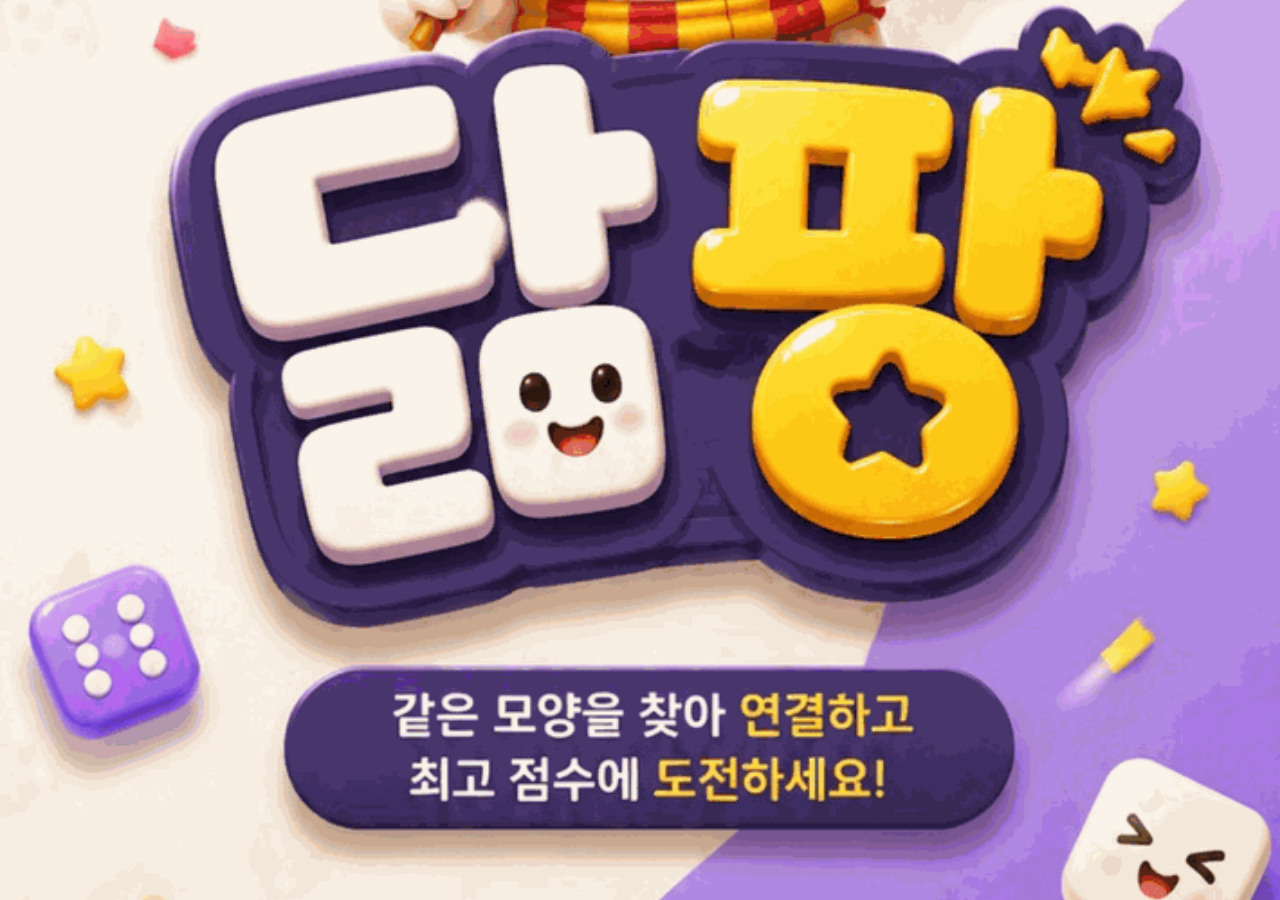
<file: index.html>
<!DOCTYPE html>
<html lang="ko">
<head>
<meta charset="UTF-8">
<meta name="viewport" content="width=device-width, initial-scale=1.0, maximum-scale=1.0, user-scalable=no">
<title>닮팡</title>
<link rel="stylesheet" href="style.css">
<link rel="stylesheet" href="board-premium.css">
<link rel="manifest" href="manifest.json">
<link rel="icon" type="image/png" sizes="32x32" href="assets/images/favicon-32.png">
<link rel="icon" type="image/png" sizes="192x192" href="assets/images/icon-192.png">
<link rel="apple-touch-icon" href="assets/images/apple-touch-icon.png">
<meta name="theme-color" content="#1469e5">


<style id="dpMissionCardStyle">
/* V105 compact HUD: a single score line, functioning bar + optional mission below */
.statsRow{display:flex!important;gap:6px!important;align-items:stretch!important;height:82px!important;min-height:82px!important;margin:2px 7px 8px!important;flex:0 0 auto!important}
.statsRow .stageBadgeMini,.statsRow .targetCard,.statsRow .movesBadge{box-sizing:border-box!important;height:100%!important;min-height:0!important}
.statsRow .stageBadgeMini{order:0!important;display:flex!important;flex:0 0 69px!important;min-width:69px!important;flex-direction:column!important;align-items:center!important;justify-content:center!important;gap:4px!important;padding:5px 3px!important;border-radius:16px!important;border:2px solid #dcb273!important;background:linear-gradient(#ca924a,#95541f)!important;color:#fff!important}
.statsRow .stageBadgeMini br{display:none!important}
.statsRow .stageBadgeMini #stageBadgeLbl{font-size:11px!important;line-height:13px!important;font-weight:900!important}
.statsRow .stageBadgeMini #stageNum{font-size:25px!important;line-height:27px!important;font-weight:900!important}
.statsRow .targetCard{order:1!important;flex:1 1 0!important;min-width:0!important;display:grid!important;grid-template-columns:auto minmax(0,1fr)!important;grid-template-rows:28px 11px 22px!important;gap:2px 5px!important;align-content:center!important;align-items:center!important;justify-items:stretch!important;padding:5px 7px!important;overflow:hidden!important;border:2px solid #d7c29d!important;border-radius:17px!important;position:relative!important;text-align:center!important;background:linear-gradient(#faf5ea,#f3e9d8)!important}
.statsRow .targetCard #targetBadgeLbl{grid-column:1!important;grid-row:1!important;position:static!important;inset:auto!important;transform:none!important;margin:0!important;padding:0!important;border:0!important;background:none!important;box-shadow:none!important;color:#79532e!important;font-size:clamp(11px,3vw,13px)!important;line-height:1.2!important;font-weight:900!important;white-space:nowrap!important;justify-self:end!important}
.statsRow .targetCard #targetVal{grid-column:2!important;grid-row:1!important;margin:0!important;padding:0!important;color:#20436d!important;font-size:clamp(21px,6vw,27px)!important;line-height:28px!important;font-weight:900!important;white-space:nowrap!important;justify-self:start!important}
.statsRow .targetCard .barTrack{grid-column:1 / -1!important;grid-row:2!important;position:relative!important;inset:auto!important;margin:0 7px!important;width:calc(100% - 14px)!important;height:11px!important;background:#e5d8c0!important;border-radius:999px!important;box-shadow:inset 0 1px 2px #775c4433!important}
.statsRow .targetCard .barFill{height:100%!important;border-radius:999px!important;background:linear-gradient(90deg,#ffb52d,#ffda65)!important;transition:width .3s ease!important}
.statsRow .targetCard .barStar{position:absolute!important;top:50%!important;transform:translate(-50%,-50%)!important;font-size:16px!important;line-height:1!important;z-index:2!important;transition:left .3s ease!important}
.statsRow .targetCard #dpV42Mission.dpMissionInCard{grid-column:1 / -1!important;grid-row:3!important;position:static!important;inset:auto!important;transform:none!important;width:100%!important;height:22px!important;min-height:22px!important;max-height:22px!important;min-width:0!important;margin:0!important;padding:0 4px!important;box-sizing:border-box!important;display:flex!important;align-items:center!important;justify-content:center!important;gap:3px!important;border:1px solid #d6b477!important;border-radius:9px!important;background:linear-gradient(#fffaf0,#ffedcf)!important;font-size:clamp(9px,2.5vw,11px)!important;color:#734a25!important;font-weight:800!important;line-height:19px!important;pointer-events:none!important}
.statsRow .targetCard #dpV42Mission[hidden]{display:flex!important;visibility:hidden!important}
.statsRow .targetCard #dpV42Mission .dpMissionLabel{min-width:0!important;overflow:hidden!important;text-overflow:ellipsis!important;white-space:nowrap!important}
.statsRow .targetCard #dpV42Mission .dpMissionCount{flex:0 0 auto!important;white-space:nowrap!important;font-size:10px!important;padding:0 3px!important;border-radius:5px!important;background:#ffffffb5!important;color:#855025!important}
.statsRow .movesBadge{order:2!important;flex:0 0 78px!important;min-width:78px!important;display:flex!important;flex-direction:column!important;align-items:center!important;justify-content:center!important;gap:3px!important;padding:5px 3px!important;border-radius:16px!important;border:2px solid #d7c29d!important;background:linear-gradient(#faf5ea,#f3e9d8)!important}
.statsRow .movesBadge .lbl{order:-1!important;margin:0!important;font-size:11px!important;line-height:13px!important;font-weight:900!important;color:#775332!important;white-space:nowrap!important}
.statsRow .movesBadge .circle{flex:0 0 39px!important;min-height:39px!important;width:39px!important;height:39px!important;border:2px solid #ffffffa8!important;border-radius:50%!important;color:#fff!important;font-size:21px!important;font-weight:900!important;background:linear-gradient(#5db4fe,#267ad6)!important}
.statsRow #movesStars,.statsRow #movesScoreEcho{display:none!important}
@media(max-width:380px){.statsRow{gap:4px!important;margin-left:5px!important;margin-right:5px!important}.statsRow .stageBadgeMini{flex-basis:58px!important;min-width:58px!important}.statsRow .movesBadge{flex-basis:67px!important;min-width:67px!important}.statsRow .targetCard{padding:4px 4px!important;column-gap:3px!important}.statsRow .targetCard #targetVal{font-size:23px!important}}
/* Five full-size controls: distribute available horizontal space instead of shrinking assets */
#mainScreen .powerRow{display:flex!important;justify-content:center!important;align-items:center!important;gap:clamp(2px,.7vw,5px)!important;padding:0 2px!important;box-sizing:border-box!important;min-width:0!important}
#mainScreen .powerRow .powerBtn{box-sizing:border-box!important;flex:0 0 min(18vw,76px)!important;width:min(18vw,76px)!important;min-width:0!important;max-width:76px!important;height:min(18vw,76px)!important;min-height:0!important;aspect-ratio:1!important}
#mainScreen .powerRow .powerBtn>img{width:100%!important;height:100%!important;object-fit:contain!important}
#mainScreen #btnHint{position:relative!important;display:flex!important;align-items:center!important;justify-content:center!important;overflow:visible!important;cursor:pointer!important;border:0!important;border-radius:0!important;background:transparent!important;box-shadow:none!important;padding:0!important}
#mainScreen #btnHint .dpHintIcon{width:100%!important;height:100%!important;object-fit:fill!important;display:block!important;margin:0!important;padding:0!important;border:0!important;border-radius:0!important;box-shadow:none!important;mix-blend-mode:normal!important}
#mainScreen #btnHint .dpHintPrice{font-size:10px!important;letter-spacing:-.5px!important;white-space:nowrap!important}
@media(max-width:340px){#mainScreen .powerRow .powerBtn{flex-basis:18vw!important;width:18vw!important;height:18vw!important}}
.dpExchangePanel{margin:13px 12px 0;padding:12px;border:2px solid #ead2a0;border-radius:18px;background:linear-gradient(155deg,#fffdf4,#fff0ce);box-shadow:inset 0 2px #fff,0 3px 7px #76582812}
.dpExchangeTitle{display:flex;align-items:center;gap:5px;color:#775026;font-size:15px}
.dpExchangeTitle img{width:24px;height:24px;object-fit:contain}
.dpExchangeTitle span{margin-left:auto;font-weight:800;font-size:12px;color:#946c32}
.dpExchangeRow{display:flex;align-items:center;justify-content:space-between;gap:8px;margin-top:10px}
.dpExchangeText{display:flex;flex-direction:column;gap:4px;color:#815322}
.dpExchangeText strong{font-size:19px}
.dpExchangeText small{font-size:11px;color:#967750}
.dpExchangeButton{border:1px solid #d5a23d;background:linear-gradient(#ffde77,#f3b539);color:#785018;border-radius:13px;padding:12px 16px;font-weight:900;font-size:15px;box-shadow:0 3px 0 #ba8521;cursor:pointer}
.dpExchangeButton:active{transform:translateY(2px);box-shadow:0 1px 0 #ba8521}
/* V118: move only the coin + affordance slightly right, without changing HUD layout */
.topbar #coinPlus{position:relative!important;left:4px!important;z-index:2!important;cursor:pointer!important;touch-action:manipulation!important}
</style>
<style id="dpStarShopRefinement">
/* V84 — Star-only shop: one cohesive layout, no version-stacked rules */
#shopPage .achieveFrame{padding-top:29px!important;overflow-y:auto!important;overscroll-behavior:contain;scrollbar-width:none}
#shopPage .achieveFrame::-webkit-scrollbar{display:none}
#shopPage #starShopSection{display:block!important}
#shopPage .shopIntro{display:flex!important;align-items:center!important;justify-content:space-between!important;gap:12px!important;margin:3px 12px 14px!important;padding:15px 17px!important;border:2px solid #e8c884!important;border-radius:20px!important;background:linear-gradient(120deg,#fff9e7,#ffefbc)!important;box-shadow:inset 0 2px #fff,0 4px 9px #97732e16!important}
#shopPage .shopIntro strong{display:block;font-size:18px!important;line-height:1.25!important;color:#744719!important;font-weight:900!important}
#shopPage .shopIntro span{display:block;font-size:11px!important;line-height:1.35!important;margin-top:6px!important;color:#977348!important}
#shopPage .starBalance{flex:0 0 auto;display:flex;flex-direction:column;align-items:center;justify-content:center;min-width:78px;padding:7px 10px;border-radius:14px;border:1px solid #dfb459;background:linear-gradient(#fffdf4,#ffe7a2);box-shadow:0 3px 5px #9b743621}
#shopPage .starBalance .balanceLabel{font-size:10px!important;line-height:1.15!important;color:#957044!important;margin:0!important;font-weight:800!important}
#shopPage .starBalance .balanceValue{display:flex;align-items:center;gap:5px;font-size:21px;font-weight:900;color:#9a5b0d;font-variant-numeric:tabular-nums}
#shopPage .starBalance img{width:23px;height:23px;object-fit:contain}
#shopPage #starShopSection .shopList{display:grid!important;grid-template-columns:minmax(0,1fr)!important;gap:12px!important;margin:0 12px!important;padding:0!important;align-content:start!important}
#shopPage #starShopSection .shopRow.star{box-sizing:border-box;display:grid!important;grid-template-columns:65px minmax(0,1fr) 85px!important;gap:11px!important;align-items:center!important;min-height:93px!important;height:auto!important;margin:0!important;padding:11px 12px!important;border-radius:20px!important;border:2px solid #ead2a0!important;background:linear-gradient(160deg,#fffefa,#fff2d9)!important;box-shadow:inset 0 2px 0 #ffffffd6,0 3px 7px #76582813!important;opacity:1!important}
#shopPage #starShopSection .shopRow.star .shopIcon{display:flex!important;align-items:center!important;justify-content:center!important;width:62px!important;height:62px!important;min-width:62px!important;margin:0!important;padding:0!important;border-radius:15px!important;border:2px solid #fff!important;background:linear-gradient(#ecfaff,#c2e8ff)!important;box-shadow:0 3px 7px #45628825!important}
#shopPage #starShopSection .shopRow.star .shopIcon img{display:block!important;width:59px!important;height:59px!important;max-height:59px!important;max-width:59px!important;object-fit:contain!important}
#shopPage #starShopSection .shopRow.star .shopBody{min-width:0!important;display:flex!important;flex-direction:column!important;gap:6px!important;justify-content:center!important}
#shopPage #starShopSection .shopRow.star .sTitle{font-size:18px!important;line-height:1.1!important;font-weight:900!important;color:#275184!important}
#shopPage #starShopSection .shopRow.star .sDesc{font-size:11px!important;line-height:1.4!important;color:#8a7963!important;white-space:normal!important}
#shopPage #starShopSection .shopRow.star .shopBuyBtn.star{box-sizing:border-box!important;display:flex!important;flex-direction:column!important;align-items:center!important;justify-content:center!important;gap:1px!important;width:85px!important;min-width:85px!important;height:52px!important;margin:0!important;padding:4px!important;border:1px solid #e6af3e!important;border-radius:16px!important;background:linear-gradient(#ffe17d,#f3b632)!important;box-shadow:0 4px 0 #ba8521!important;color:#8a5408!important;font-size:19px!important;font-weight:900!important;white-space:nowrap!important;cursor:pointer!important}
#shopPage #starShopSection .shopRow.star .shopBuyBtn.star .priceLine{display:flex;align-items:center;justify-content:center;gap:4px;line-height:1}
#shopPage #starShopSection .shopRow.star .shopBuyBtn.star .priceLine img{width:20px;height:20px;object-fit:contain}
#shopPage #starShopSection .shopRow.star .shopBuyBtn.star .purchaseHint{font-size:9px;font-weight:900;line-height:1.1}
#shopPage #starShopSection .shopRow.star.disabled{opacity:1!important}
#shopPage #starShopSection .shopRow.star .shopBuyBtn.star[data-insufficient="true"],
#shopPage #starShopSection .shopRow.star .shopBuyBtn.star:disabled{cursor:not-allowed!important;background:linear-gradient(#eee5d3,#d9cab1)!important;border-color:#c9b99b!important;box-shadow:0 3px 0 #b7a991!important;color:#7a6b53!important;opacity:1!important}
#shopPage #starShopSection .shopRow.star .shopBuyBtn.star[data-insufficient="true"]{cursor:pointer!important}
#shopPage #starShopSection .shopRow.star .shopBuyBtn.star:not(:disabled):active{transform:translateY(2px)!important;box-shadow:0 2px 0 #ba8521!important}
#shopPage .shopEarnPanel{display:flex;align-items:center;gap:10px;margin:19px 12px 0;padding:13px 12px;border:1.5px solid #e8d3a4;border-radius:18px;background:linear-gradient(#fffdf6,#fff3d8);box-shadow:inset 0 1px #fff}
#shopPage .shopEarnIcon{flex:0 0 40px;display:flex;align-items:center;justify-content:center}
#shopPage .shopEarnIcon img{width:34px;height:34px;object-fit:contain;filter:drop-shadow(0 2px 1px #aa792b40)}
#shopPage .shopEarnCopy{flex:1;min-width:0;display:flex;flex-direction:column;gap:4px}
#shopPage .shopEarnCopy strong{font-size:13px;font-weight:900;color:#745124}
#shopPage .shopEarnCopy span{font-size:10px;line-height:1.4;color:#8f795b}
#shopPage .shopEarnPlay{flex:0 0 auto;border:1px solid #c89637;background:linear-gradient(#ffdc79,#f6b83b);box-shadow:0 3px 0 #b88b36;color:#745021;font-weight:900;font-size:12px;padding:10px 11px;border-radius:12px;cursor:pointer}
#shopPage .shopEarnPlay:active{transform:translateY(2px);box-shadow:0 1px 0 #b88b36}
#shopPage .starShopHelp{margin:12px 12px 24px!important;padding:0!important;text-align:center!important;font-size:10px!important;color:#947f61!important;border:0!important;background:none!important}
@media(max-width:380px){
 #shopPage .shopIntro{padding:12px 10px!important;margin:3px 8px 12px!important;gap:7px!important}
 #shopPage .shopIntro strong{font-size:16px!important}
 #shopPage .shopIntro span{font-size:10px!important}
 #shopPage .starBalance{min-width:66px;padding:6px 7px!important}
 #shopPage #starShopSection .shopList{margin:0 8px!important;gap:10px!important}
 #shopPage #starShopSection .shopRow.star{grid-template-columns:52px minmax(0,1fr) 70px!important;gap:7px!important;padding:9px!important;min-height:82px!important;border-radius:17px!important}
 #shopPage #starShopSection .shopRow.star .shopIcon{width:50px!important;height:50px!important;min-width:50px!important}
 #shopPage #starShopSection .shopRow.star .shopIcon img{width:48px!important;height:48px!important}
 #shopPage #starShopSection .shopRow.star .shopBuyBtn.star{width:70px!important;min-width:70px!important;height:48px!important;font-size:17px!important}
 #shopPage #starShopSection .shopRow.star .sTitle{font-size:15px!important}
 #shopPage .shopEarnPanel{margin:14px 8px 0;padding:10px 8px;gap:6px}
 #shopPage .shopEarnIcon{flex-basis:29px}
 #shopPage .shopEarnIcon img{width:27px;height:27px}
 #shopPage .shopEarnCopy strong{font-size:11px}
 #shopPage .shopEarnCopy span{font-size:9px}
 #shopPage .shopEarnPlay{font-size:11px;padding:8px 6px}
}

/* V115: 5 compact coin-shop items, preserve approved skin */
#shopPage #starShopSection .shopList{gap:9px!important}
#shopPage #starShopSection .shopRow.star{min-height:78px!important;padding:7px 11px!important}
#shopPage #starShopSection .shopRow.star .shopIcon{width:57px!important;height:57px!important;min-width:57px!important}
#shopPage #starShopSection .shopRow.star .shopIcon img{width:54px!important;height:54px!important}
#shopPage .shopEarnPanel{margin-top:12px!important;padding:10px 12px!important}

/* Shop purchase confirmation: self-contained, game-style modal */
.dpPurchaseBackdrop{position:fixed;inset:0;z-index:99999;background:rgba(13,25,48,.68);display:flex;align-items:center;justify-content:center;padding:16px;box-sizing:border-box}
.dpPurchaseBackdrop[hidden]{display:none!important}
.dpPurchaseDialog{position:relative;width:min(100%,390px);box-sizing:border-box;border:5px solid #edae37;border-radius:36px;background:linear-gradient(#fffaf0,#fff1d5);box-shadow:0 7px 0 #bf7d22,inset 0 0 0 3px #ffe6aa,0 22px 40px #091b38aa;padding:51px 17px 20px;text-align:center;color:#654024;font-family:inherit}
.dpPurchaseTitle{position:absolute;top:-31px;left:18%;right:18%;height:59px;border:3px solid #f1a82f;border-radius:25px;background:linear-gradient(#ffe893,#ffc447 55%,#f7aa24);box-shadow:inset 0 3px 2px #fff9d1,0 5px 0 #b9791f;display:flex;align-items:center;justify-content:center;color:#743407;font-size:clamp(22px,6vw,28px);font-weight:1000;text-shadow:0 1px #fff2b7;white-space:nowrap}
.dpPurchaseClose{position:absolute;right:-10px;top:-17px;border:3px solid #eaa039;border-radius:50%;width:45px;height:45px;background:linear-gradient(#ffdc77,#ff9f26);color:#fff;font-weight:1000;font-size:28px;line-height:1;cursor:pointer;text-shadow:0 2px #ac5c13}
.dpPurchaseProduct{display:flex;align-items:center;justify-content:center;gap:15px;padding:16px 10px;border-radius:25px;background:linear-gradient(#fff4dd,#fbe4bf);min-height:116px}
.dpPurchaseProduct img{width:93px;height:93px;object-fit:contain;flex:0 0 93px;filter:drop-shadow(0 3px 3px #87602d44)}
.dpPurchaseInfo{text-align:left;min-width:0}.dpPurchaseName{font-size:clamp(21px,6vw,28px);font-weight:1000;color:#12477c;white-space:nowrap}
.dpPurchaseCost{display:flex;align-items:center;gap:7px;margin-top:10px;padding:5px 12px;border-radius:16px;background:linear-gradient(#fff8e7,#f7d79a);border:1px solid #e9bc76;color:#92500d;font-size:22px;font-weight:1000;white-space:nowrap}
.dpPurchaseCost img{width:29px;height:29px;flex:0 0 29px;filter:none}
.dpPurchaseQuestion{margin:19px 3px 25px;font-size:clamp(17px,4.7vw,21px);line-height:1.5;font-weight:900;color:#80502a;word-break:keep-all}
.dpPurchaseActions{display:flex;gap:10px}.dpPurchaseActions button{flex:1;min-width:0;height:59px;border-radius:22px;font-family:inherit;font-size:23px;font-weight:1000;cursor:pointer}
.dpPurchaseCancel{border:3px solid #ca9348;background:linear-gradient(#fffdf6,#fbe3b5);color:#8b501f;box-shadow:0 5px 0 #b47c32}
.dpPurchaseAccept{border:3px solid #eaa12b;background:linear-gradient(#36c9ff,#0575ec 70%,#0959d7);color:white;text-shadow:0 2px #145ab4;box-shadow:0 5px 0 #a16a23,inset 0 2px #c0f6ff}
.dpPurchaseActions button:active{transform:translateY(3px);box-shadow:none}
.dpPurchaseActions button[hidden]{display:none!important}
.dpPurchaseActions:has(.dpPurchaseCancel[hidden]) .dpPurchaseAccept{max-width:250px;margin-inline:auto}
@media(max-width:355px){.dpPurchaseDialog{padding-left:11px;padding-right:11px}.dpPurchaseProduct{gap:8px}.dpPurchaseProduct img{width:75px;height:75px;flex-basis:75px}.dpPurchaseCost{font-size:19px}}
</style>
</head>
<body>
<div id="splashScreen">
  <img src="assets/images/splash.gif" alt="닮팡">
</div>
<div class="app">

  <div class="topbar">
    <div class="avatar"><img src="assets/images/mascot_top.png" alt="닮팡"></div>
    <div class="pill pill-heart">
      <span class="heartWrap">
        <img src="assets/images/icon_heart.png" alt="">
        <span id="heartsVal">5</span>
      </span>
      <span class="heartTimer" id="heartTimer">MAX</span>
      <span class="plus" id="heartPlus">+</span>
    </div>
    <div class="pill"><span class="ico"><img src="assets/images/icon_coin.png" alt=""></span><span id="coinsVal">0</span><span class="plus" id="coinPlus">+</span></div>
    <div class="pill"><span class="ico"><img src="assets/images/icon_star.png" alt=""></span><span id="starsVal">0</span></div>
    <div class="gearBtn" id="gearBtn"><img src="assets/images/icon_gear.png" alt="설정"></div>
  </div>

  <div class="mainScreen" id="mainScreen">
    <div class="statsRow">
      <div class="targetCard">
        <div class="targetBadge" id="targetBadgeLbl">목표 점수</div>
        <div class="stageTimerVal" id="stageTimerVal" style="display:none;">⏱ 0:00</div>
        <div class="targetBig" id="targetVal">0</div>
        <div class="barTrack"><div class="barFill" id="progressFill"></div><div class="barStar" id="barStar">⭐</div></div>
        <div class="dpMissionInCard" id="dpV42Mission" hidden aria-live="polite">
          <span class="dpMissionLabel"></span><strong class="dpMissionCount"></strong>
        </div>
      </div>
      <div class="stageBadgeMini"><span id="stageBadgeLbl">STAGE</span><br><span id="stageNum">01</span></div>
      <div class="movesBadge">
        <div class="circle" id="movesVal">-</div>
        <div class="lbl" id="movesLbl">남은 이동</div>
        <div class="movesStars" id="movesStars">☆☆☆</div>
        <div class="movesScore" id="movesScoreEcho">0</div>
      </div>
    </div>
    <span id="stageNameLbl" style="display:none;"></span>

    <div id="boardWrap">
      <div id="grid"></div>
      <svg id="lineLayer"></svg>
      <div id="boardFlash"></div>
      <div class="popEffect" id="popEffect">
        <div class="popParticles" id="popParticles"></div>
        <div class="popText" id="popText"></div>
      </div>
    </div>

    <div class="powerRow">
      <div class="powerBtn" id="btnCandy"><img src="assets/images/powerup_candy.png" alt="사탕"><span class="cnt" id="cntCandy">3</span></div>
      <div class="powerBtn" id="btnBomb"><img src="assets/images/powerup_bomb.png" alt="폭탄"><span class="cnt" id="cntBomb">2</span></div>
      <div class="powerBtn" id="btnShuffle"><img src="assets/images/powerup_shuffle.png" alt="셔플"><span class="cnt" id="cntShuffle">2</span></div>
      <div class="powerBtn" id="btnRainbow"><img src="assets/images/powerup_rainbow.png" alt="무지개"><span class="cnt" id="cntRainbow">2</span></div>
      <div class="powerBtn" id="btnHint" role="button" tabindex="0" aria-label="연결 힌트"><img class="dpHintIcon" src="assets/images/powerup_hint.png" alt="힌트"><span class="cnt" id="cntHint">2</span></div>
    </div>
  </div>

  <div class="pageScreen" id="achievePage">
    <img class="achieveRibbon" src="assets/images/achieve_ribbon.png" alt="업적">
    <div class="achieveFrame">
      <div class="achieveSummary" id="achieveSummary">0 / 25 달성</div>
      <div class="achieveTabs" id="achieveTabs"></div>
      <div class="achieveList" id="achieveList"></div>
    </div>
  </div>

  <div class="pageScreen" id="shopPage">
    <img class="achieveRibbon" src="assets/images/shop_ribbon.png" alt="상점">
    <div class="achieveFrame">
      <div class="shopSection" id="starShopSection">
        <div class="shopIntro"><div><strong>모이 아이템 상점</strong><span>모이로 플레이 아이템을 준비하세요</span></div><div class="starBalance" aria-live="polite"><span class="balanceLabel">보유 모이</span><div class="balanceValue"><img src="assets/images/icon_coin.png" alt=""><b id="shopStarBalance">0</b></div></div></div>
        <div class="shopList" id="starShopList"></div>
        <section class="dpExchangePanel" aria-label="별을 모이로 교환">
          <div class="dpExchangeTitle"><img src="assets/images/icon_star.png" alt=""> <strong>별 교환소</strong><span>보유 ⭐ <b id="dpExchangeStarBalance">0</b></span></div>
          <div class="dpExchangeRow"><div class="dpExchangeText"><strong>⭐ 10 <span aria-hidden="true">→</span> 🪙 100</strong><small>모은 별을 모이로 바꿔요</small></div><button type="button" id="dpStarExchangeButton" class="dpExchangeButton">교환</button></div>
        </section>
        <div class="shopEarnPanel" aria-label="모이 획득 안내">
          <div class="shopEarnIcon"><img src="assets/images/icon_coin.png" alt=""></div>
          <div class="shopEarnCopy"><strong>모이가 부족한가요?</strong><span>스테이지를 플레이해 모이를 모아보세요.</span></div>
          <button type="button" id="shopPlayBtn" class="shopEarnPlay">플레이 <span aria-hidden="true">›</span></button>
        </div>
        <div class="starShopHelp">구매한 아이템은 바로 보관함에 추가돼요.</div>
      </div>
    </div>
  </div>

  <div class="bottomNav">
    <div class="navBtn" id="navAchieve"><div class="ico"><img src="assets/images/icon_achievement.png" alt=""></div><span class="navLabel">업적</span></div>
    <div class="navBtn home" id="navHome"><div class="ico"><img src="assets/images/icon_home.png" alt=""></div><span class="navLabel">홈</span></div>
    <div class="navBtn" id="navShop"><div class="ico"><img src="assets/images/icon_shop.png" alt=""></div><span class="navLabel">상점</span></div>
  </div>

</div>

<div id="dpPurchaseBackdrop" class="dpPurchaseBackdrop" hidden>
  <div class="dpPurchaseDialog" role="dialog" aria-modal="true" aria-labelledby="dpPurchaseHeading" aria-describedby="dpPurchaseQuestion">
    <div class="dpPurchaseTitle" id="dpPurchaseHeading">아이템 구매</div>
    <button class="dpPurchaseClose" id="dpPurchaseClose" type="button" aria-label="닫기">×</button>
    <div class="dpPurchaseProduct"><img id="dpPurchaseIcon" alt=""><div class="dpPurchaseInfo"><div class="dpPurchaseName" id="dpPurchaseName"></div><div class="dpPurchaseCost"><img src="assets/images/icon_coin.png" alt=""><span>모이</span><b id="dpPurchasePrice"></b></div></div></div>
    <p class="dpPurchaseQuestion" id="dpPurchaseQuestion"></p>
    <div class="dpPurchaseActions"><button class="dpPurchaseCancel" id="dpPurchaseCancel" type="button">취소</button><button class="dpPurchaseAccept" id="dpPurchaseAccept" type="button">구매</button></div>
  </div>
</div>

<div id="toast"></div>

<div class="overlay" id="clearOverlay">
  <div class="clearCardImg">
    <img src="assets/images/clear_card.png" alt="">
    <div class="clearStarsRow" id="clearStarsRow"></div>
    <div class="statOverlay statBest" id="clearBestVal">0</div>
    <div class="statOverlay statCurrent" id="clearScoreVal">0</div>
    <div class="statOverlay statTarget" id="clearTargetVal">0</div>
    <div class="rewardRow" id="rewardRow">
      <div class="rewardItem"><img src="assets/images/icon_coin.png" alt=""><span id="clearCoinGain">0</span></div>
      <div class="rewardItem"><img src="assets/images/icon_star.png" alt=""><span id="clearStarGain">0</span></div>
    </div>
    <button class="clearBtnHit btnRetry" id="retryClearBtn"></button>
    <button class="clearBtnHit btnNext" id="nextStageBtn"></button>
  </div>
</div>

<div class="overlay" id="failOverlay">
  <div class="failWrap">
    <div class="failCardImg">
      <img src="assets/images/fail_card.png" alt="">
      <div class="failTargetVal" id="failTargetVal">0</div>
      <div class="failBarTrack"><div class="failBarFill" id="failBarFill"></div></div>
      <div class="failStageNum" id="failStageNum">01</div>
      <button class="failBtnHit" id="retryBtn"></button>
    </div>
    <button class="btn gold" id="continueBtn">🪙 <span id="continueCostLabel">50</span>으로 <span id="continueLabelSuffix">5무브 추가</span></button>
  </div>
</div>

<div class="overlay" id="settingsOverlay">
  <div class="settingsWrap">
    <img class="settingsRibbon" src="assets/images/settings_ribbon.png" alt="설정">
    <button class="settingsCloseBtn" id="settingsCloseBtn">✕</button>
    <div class="settingsCard">

      <div class="sSectionLabel"><span></span>사운드<span></span></div>
      <div class="sGroup">
        <div class="sRow">
          <span class="sIcon">🔊</span><span class="sLabel">배경 음악</span>
          <button class="sToggle on" data-key="bgm"><span class="sToggleKnob"></span></button>
        </div>
        <div class="sRow">
          <span class="sIcon">🔊</span><span class="sLabel">효과음</span>
          <button class="sToggle on" data-key="sfx"><span class="sToggleKnob"></span></button>
        </div>
        <div class="sRow">
          <span class="sIcon">📳</span><span class="sLabel">진동</span>
          <button class="sToggle on" data-key="vibrate"><span class="sToggleKnob"></span></button>
        </div>
      </div>

      <div class="sSectionLabel"><span></span>게임<span></span></div>
      <div class="sGroup">
        <div class="sRow">
          <span class="sIcon">☁️</span><span class="sLabel">데이터 백업</span>
          <button class="sActionBtn" id="exportBackupBtn" type="button">백업하기</button>
        </div>
        <div class="sRow">
          <span class="sIcon">📂</span><span class="sLabel">데이터 복원</span>
          <button class="sActionBtn" id="importBackupBtn" type="button">파일 선택</button>
          <input id="backupFileInput" type="file" accept=".json,application/json" hidden>
        </div>
        <div class="sRow">
          <span class="sIcon">🗑️</span><span class="sLabel">데이터 초기화</span>
          <button class="sActionBtn danger" id="resetDataBtn">초기화</button>
        </div>
      </div>

      <div class="sFooterRow">
        <button class="sFooterBtn" id="licenseBtn"><span class="sIcon">🎵</span>라이선스 표시</button>
        <button class="sFooterBtn" data-action="terms"><span class="sIcon">📄</span>이용약관</button>
        <button class="sFooterBtn" data-action="privacy"><span class="sIcon">🔒</span>개인정보처리방침</button>
      </div>
      <div class="sVersion">버전 1.0.0</div>
    </div>
  </div>
</div>

<div class="overlay" id="licenseOverlay">
  <div class="card" style="max-width:300px; text-align:left;">
    <h2 style="text-align:center;">🎵 라이선스 표시</h2>
    <p style="margin-top:0;"><b>배경음악</b><br>
    "Puzzle Game - Bright Casual Video Game Music"<br>
    by Cyberwave-Orchestra (Pixabay)<br>
    Pixabay License — 출처 표시 불필요, 상업적 이용 가능</p>
    <button class="btn" id="licenseCloseBtn" style="width:100%">닫기</button>
  </div>
</div>


<style id="dpPolicyViewerStyles">
#policyOverlay{position:fixed;inset:0;z-index:99999;background:rgba(18,36,64,.73);display:none;align-items:center;justify-content:center;padding:16px;box-sizing:border-box}
#policyOverlay.show{display:flex}
#policyOverlay .policyPanel{display:flex;flex-direction:column;width:min(100%,560px);height:min(82dvh,760px);min-height:320px;overflow:hidden;border:3px solid #e6b85c;border-radius:24px;background:#fff8ed;box-shadow:0 14px 48px #0e203b8c}
#policyOverlay .policyHead{display:flex;align-items:center;justify-content:space-between;gap:10px;padding:12px 16px;background:linear-gradient(#ffe7a1,#f0c167);color:#70451c;font-weight:900;font-size:18px}
#policyOverlay .policyClose{height:36px;min-width:48px;border:0;border-radius:12px;background:#fffaf0;color:#70451c;font-size:22px;cursor:pointer}
#policyOverlay iframe{display:block;flex:1;width:100%;border:0;background:white}
</style>
<div id="policyOverlay" aria-hidden="true" role="dialog" aria-modal="true" aria-labelledby="policyTitle">
 <div class="policyPanel"><div class="policyHead"><span id="policyTitle">이용약관</span><button class="policyClose" id="policyCloseBtn" type="button" aria-label="닫기">×</button></div>
 <iframe id="policyFrame" title="정책 문서"></iframe></div>
</div>

<script src="game.js"></script>

</body>
</html>
</file>
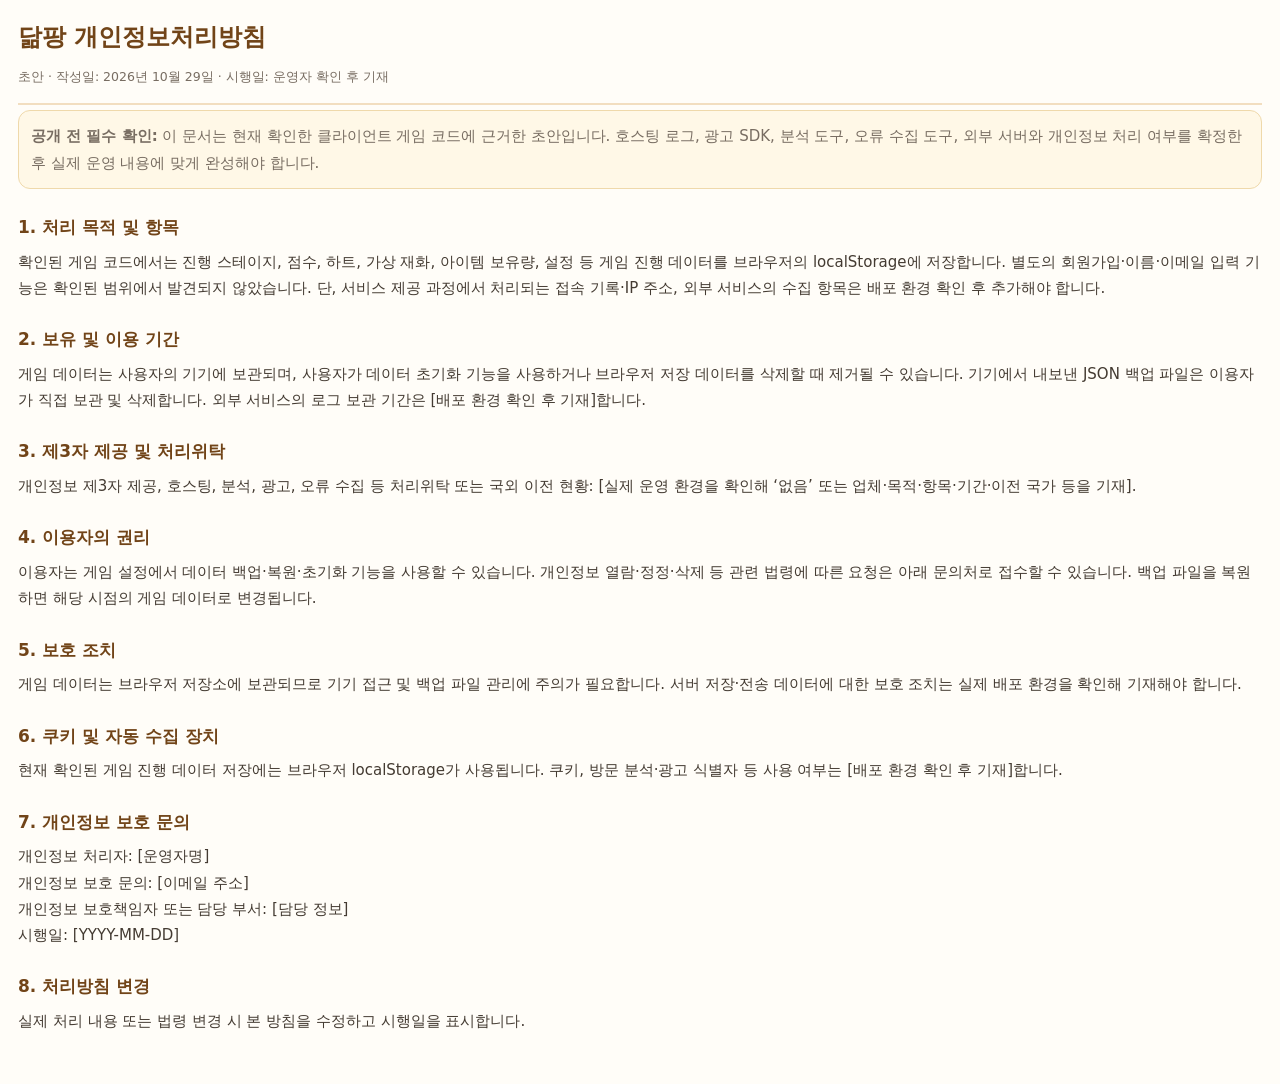
<file: privacy.html>
<!doctype html><html lang="ko"><head><meta charset="utf-8"><meta name="viewport" content="width=device-width,initial-scale=1"><style>body{margin:0;padding:22px 18px 45px;background:#fffdf8;color:#443b32;font:15px/1.75 system-ui,-apple-system,'Apple SD Gothic Neo',sans-serif}h1{font-size:24px;line-height:1.3;color:#714418;margin:0 0 10px}h2{font-size:17px;color:#714418;margin:24px 0 6px}p,li{margin:5px 0}ul{padding-left:21px}header{border-bottom:2px solid #f2dec0;padding-bottom:14px}small,.note{color:#786d62}.note{padding:12px;border:1px solid #efd9ab;border-radius:12px;background:#fff8e7}a{color:#265da0}</style></head><body><header><h1>닮팡 개인정보처리방침</h1><small>초안 · 작성일: 2026년 10월 29일 · 시행일: 운영자 확인 후 기재</small></header>
<p class="note"><b>공개 전 필수 확인:</b> 이 문서는 현재 확인한 클라이언트 게임 코드에 근거한 초안입니다. 호스팅 로그, 광고 SDK, 분석 도구, 오류 수집 도구, 외부 서버와 개인정보 처리 여부를 확정한 후 실제 운영 내용에 맞게 완성해야 합니다.</p>
<h2>1. 처리 목적 및 항목</h2><p>확인된 게임 코드에서는 진행 스테이지, 점수, 하트, 가상 재화, 아이템 보유량, 설정 등 게임 진행 데이터를 브라우저의 localStorage에 저장합니다. 별도의 회원가입·이름·이메일 입력 기능은 확인된 범위에서 발견되지 않았습니다. 단, 서비스 제공 과정에서 처리되는 접속 기록·IP 주소, 외부 서비스의 수집 항목은 배포 환경 확인 후 추가해야 합니다.</p>
<h2>2. 보유 및 이용 기간</h2><p>게임 데이터는 사용자의 기기에 보관되며, 사용자가 데이터 초기화 기능을 사용하거나 브라우저 저장 데이터를 삭제할 때 제거될 수 있습니다. 기기에서 내보낸 JSON 백업 파일은 이용자가 직접 보관 및 삭제합니다. 외부 서비스의 로그 보관 기간은 [배포 환경 확인 후 기재]합니다.</p>
<h2>3. 제3자 제공 및 처리위탁</h2><p>개인정보 제3자 제공, 호스팅, 분석, 광고, 오류 수집 등 처리위탁 또는 국외 이전 현황: [실제 운영 환경을 확인해 ‘없음’ 또는 업체·목적·항목·기간·이전 국가 등을 기재].</p>
<h2>4. 이용자의 권리</h2><p>이용자는 게임 설정에서 데이터 백업·복원·초기화 기능을 사용할 수 있습니다. 개인정보 열람·정정·삭제 등 관련 법령에 따른 요청은 아래 문의처로 접수할 수 있습니다. 백업 파일을 복원하면 해당 시점의 게임 데이터로 변경됩니다.</p>
<h2>5. 보호 조치</h2><p>게임 데이터는 브라우저 저장소에 보관되므로 기기 접근 및 백업 파일 관리에 주의가 필요합니다. 서버 저장·전송 데이터에 대한 보호 조치는 실제 배포 환경을 확인해 기재해야 합니다.</p>
<h2>6. 쿠키 및 자동 수집 장치</h2><p>현재 확인된 게임 진행 데이터 저장에는 브라우저 localStorage가 사용됩니다. 쿠키, 방문 분석·광고 식별자 등 사용 여부는 [배포 환경 확인 후 기재]합니다.</p>
<h2>7. 개인정보 보호 문의</h2><p>개인정보 처리자: [운영자명]<br>개인정보 보호 문의: [이메일 주소]<br>개인정보 보호책임자 또는 담당 부서: [담당 정보]<br>시행일: [YYYY-MM-DD]</p>
<h2>8. 처리방침 변경</h2><p>실제 처리 내용 또는 법령 변경 시 본 방침을 수정하고 시행일을 표시합니다.</p></body></html>
</file>
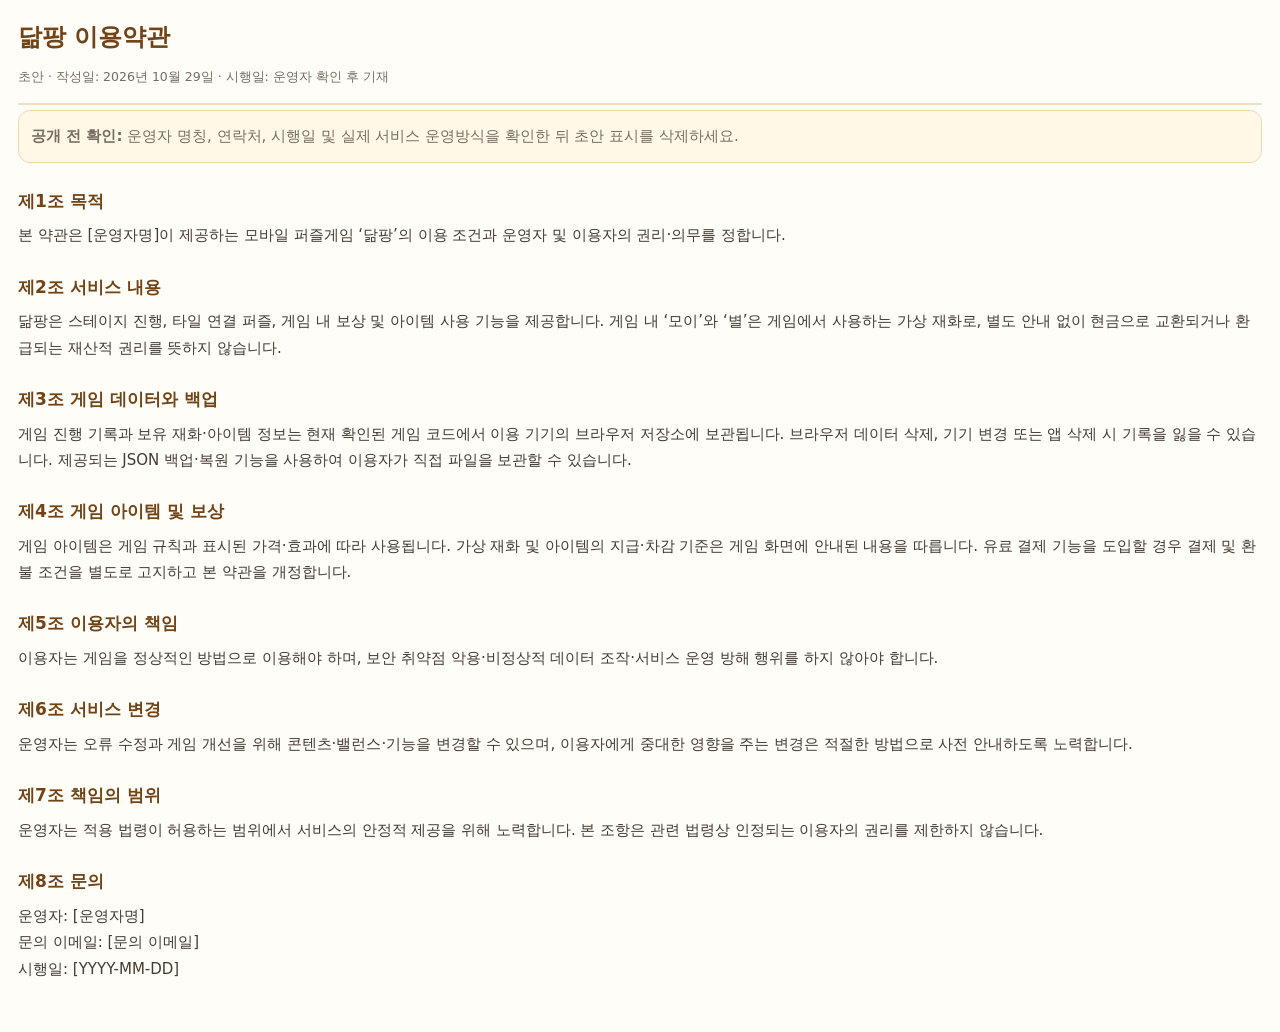
<file: terms.html>
<!doctype html><html lang="ko"><head><meta charset="utf-8"><meta name="viewport" content="width=device-width,initial-scale=1"><style>body{margin:0;padding:22px 18px 45px;background:#fffdf8;color:#443b32;font:15px/1.75 system-ui,-apple-system,'Apple SD Gothic Neo',sans-serif}h1{font-size:24px;line-height:1.3;color:#714418;margin:0 0 10px}h2{font-size:17px;color:#714418;margin:24px 0 6px}p,li{margin:5px 0}ul{padding-left:21px}header{border-bottom:2px solid #f2dec0;padding-bottom:14px}small,.note{color:#786d62}.note{padding:12px;border:1px solid #efd9ab;border-radius:12px;background:#fff8e7}a{color:#265da0}</style></head><body><header><h1>닮팡 이용약관</h1><small>초안 · 작성일: 2026년 10월 29일 · 시행일: 운영자 확인 후 기재</small></header>
<p class="note"><b>공개 전 확인:</b> 운영자 명칭, 연락처, 시행일 및 실제 서비스 운영방식을 확인한 뒤 초안 표시를 삭제하세요.</p>
<h2>제1조 목적</h2><p>본 약관은 [운영자명]이 제공하는 모바일 퍼즐게임 ‘닮팡’의 이용 조건과 운영자 및 이용자의 권리·의무를 정합니다.</p>
<h2>제2조 서비스 내용</h2><p>닮팡은 스테이지 진행, 타일 연결 퍼즐, 게임 내 보상 및 아이템 사용 기능을 제공합니다. 게임 내 ‘모이’와 ‘별’은 게임에서 사용하는 가상 재화로, 별도 안내 없이 현금으로 교환되거나 환급되는 재산적 권리를 뜻하지 않습니다.</p>
<h2>제3조 게임 데이터와 백업</h2><p>게임 진행 기록과 보유 재화·아이템 정보는 현재 확인된 게임 코드에서 이용 기기의 브라우저 저장소에 보관됩니다. 브라우저 데이터 삭제, 기기 변경 또는 앱 삭제 시 기록을 잃을 수 있습니다. 제공되는 JSON 백업·복원 기능을 사용하여 이용자가 직접 파일을 보관할 수 있습니다.</p>
<h2>제4조 게임 아이템 및 보상</h2><p>게임 아이템은 게임 규칙과 표시된 가격·효과에 따라 사용됩니다. 가상 재화 및 아이템의 지급·차감 기준은 게임 화면에 안내된 내용을 따릅니다. 유료 결제 기능을 도입할 경우 결제 및 환불 조건을 별도로 고지하고 본 약관을 개정합니다.</p>
<h2>제5조 이용자의 책임</h2><p>이용자는 게임을 정상적인 방법으로 이용해야 하며, 보안 취약점 악용·비정상적 데이터 조작·서비스 운영 방해 행위를 하지 않아야 합니다.</p>
<h2>제6조 서비스 변경</h2><p>운영자는 오류 수정과 게임 개선을 위해 콘텐츠·밸런스·기능을 변경할 수 있으며, 이용자에게 중대한 영향을 주는 변경은 적절한 방법으로 사전 안내하도록 노력합니다.</p>
<h2>제7조 책임의 범위</h2><p>운영자는 적용 법령이 허용하는 범위에서 서비스의 안정적 제공을 위해 노력합니다. 본 조항은 관련 법령상 인정되는 이용자의 권리를 제한하지 않습니다.</p>
<h2>제8조 문의</h2><p>운영자: [운영자명]<br>문의 이메일: [문의 이메일]<br>시행일: [YYYY-MM-DD]</p></body></html>
</file>
<file: style.css>
:root{
    --sky-top:#eaf6ff;
    --sky-bottom:#cdeaff;
    --panel:#ffffff;
    --panel-border:#dceaf5;
    --blue:#4a90d9;
    --blue-dark:#2f6fb0;
    --gold:#f2a93b;
    --gold-dark:#c97f1a;
    --red:#ef5b6e;
    --green:#4fc78a;
    --navy:#1f2a44;
    --ink:#33475b;
    --cream:#f1ead8;
    --ach-blue:#1469e5;
    --ach-blue-dark:#0a3f9e;
    --ach-cream:#fef8ec;
  }
  *{box-sizing:border-box; -webkit-tap-highlight-color:transparent; user-select:none; -webkit-user-select:none; -webkit-touch-callout:none;}
  html,body{height:100%; margin:0; overflow:hidden;}
  #splashScreen{
    position:fixed; inset:0; z-index:200; background:#efe6d8;
    display:flex; align-items:center; justify-content:center; cursor:pointer;
  }
  #splashScreen img{ width:100%; height:100%; object-fit:cover; }
  #splashScreen.hide{ display:none; }
  body{
    background: url('assets/images/bg.png') center/cover no-repeat fixed;
    font-family:"Trebuchet MS","Segoe UI",sans-serif;
    color:var(--ink);
    display:flex; flex-direction:column; align-items:center;
    height:100vh; height:100dvh;
    padding:11px 5px 5px;
    touch-action:none;
  }
  .app{ width:100%; max-width:420px; flex:1 1 auto; display:flex; flex-direction:column; min-height:0; }
  .mainScreen{ flex:1 1 auto; display:flex; flex-direction:column; min-height:0; }
  .pageScreen{ display:none; flex:1 1 auto; flex-direction:column; min-height:0; }
  .pageScreen.show{ display:flex; }

  /* ---------- top bar ---------- */
  .topbar{ display:flex; align-items:center; gap:6px; margin-bottom:5px; flex:0 0 auto; }
  .avatar{
    position:relative; width:56px; height:56px; margin-top:-14px;
    display:flex; align-items:flex-end; justify-content:center;
    flex:0 0 auto; overflow:visible; z-index:5;
  }
  .avatar img{
    position:absolute; bottom:-6px; left:50%; transform:translateX(-50%);
    width:78px; height:78px; object-fit:contain;
    filter:drop-shadow(0 4px 6px rgba(0,0,0,0.25));
  }
  .pill{
    display:flex; align-items:center; gap:3px;
    background:rgba(20,30,55,0.68); border:1px solid rgba(255,255,255,0.12);
    border-radius:0 12px 12px 0; height:26px; padding:0 7px 0 2px;
    font-size:12px; font-weight:bold; color:#fff; box-shadow:0 2px 3px rgba(0,0,0,0.2);
    flex:1 1 auto; justify-content:center; min-width:0; overflow:visible;
  }
  .pill .plus{ box-shadow:0 1px 2px rgba(0,0,0,0.15); }
  .pill .ico{font-size:13px; position:relative; z-index:1; margin-left:-14px; flex-shrink:0;}
  .pill .ico img{ width:33px; height:33px; object-fit:contain; display:block; }
  .heartWrap{
    position:relative; z-index:1; width:33px; height:33px; margin-left:-14px;
    flex:0 0 33px; display:flex; align-items:center; justify-content:center;
  }
  .heartWrap img{ position:absolute; inset:0; width:100%; height:100%; object-fit:contain; }
  .heartWrap span{
    position:relative; z-index:1; color:#fff; font-size:12px; font-weight:900;
    text-shadow:0 1px 2px rgba(0,0,0,0.5); margin-top:3px;
  }
  .heartTimer{ font-size:12px; font-weight:bold; color:#fff; opacity:0.9; white-space:nowrap; }
  .pill .plus{
    width:16px; height:16px; border-radius:50%; background:var(--green); color:#fff;
    font-size:11px; display:flex; align-items:center; justify-content:center; margin-left:2px; flex:0 0 auto;
  }
  .gearBtn{
    width:36px; height:36px; border-radius:50%; background:var(--panel); border:1px solid var(--panel-border);
    display:flex; align-items:center; justify-content:center; font-size:18px; flex:0 0 auto;
    box-shadow:0 2px 3px rgba(0,0,0,0.08);
  }
  .gearBtn img{ width:20px; height:20px; object-fit:contain; }

  /* ---------- stats row ---------- */
  .statsRow{ display:flex; align-items:stretch; gap:5px; margin-bottom:4px; flex:0 0 auto; }
  .targetCard{
    position:relative; flex:1 1 auto; background:#f4edde; border:1.5px solid #d8c39d;
    border-radius:14px; padding:9px 10px 6px; min-width:0; text-align:center;
    box-shadow:0 2px 3px rgba(0,0,0,0.06);
  }
  .targetBadge{
    position:absolute; top:-9px; left:50%; transform:translateX(-50%);
    background:linear-gradient(180deg,var(--blue),var(--blue-dark)); color:#fff;
    font-size:10px; font-weight:bold; padding:3px 12px; border-radius:12px;
    box-shadow:0 2px 0 #234f7d; white-space:nowrap;
  }
  .targetBig{ font-size:21px; font-weight:900; color:var(--ink); margin-bottom:4px; }
  .barTrack{ position:relative; height:14px; border-radius:8px; background:#e7dbc1; overflow:visible; box-shadow:inset 0 1px 2px rgba(0,0,0,0.08); }
  .barFill{ height:100%; border-radius:8px; background:linear-gradient(90deg,var(--gold),#ffd98a); width:0%; transition:width .3s; }
  .barStar{
    position:absolute; top:50%; left:0%; transform:translate(-50%,-50%);
    font-size:18px; transition:left .3s;
  }
  .movesBadge{
    background:#f4edde; border:1.5px solid #d8c39d; border-radius:14px;
    min-width:58px; display:flex; flex-direction:column; align-items:center; justify-content:center;
    padding:4px 6px; box-shadow:0 2px 3px rgba(0,0,0,0.06);
  }
  .movesBadge .circle{
    width:34px; height:34px; border-radius:50%; background:var(--blue);
    color:#fff; display:flex; align-items:center; justify-content:center; font-weight:bold; font-size:15px;
  }
  .movesBadge .lbl{font-size:8px; color:#7d93a6; margin-top:2px;}
  .movesBadge .movesStars{ font-size:10px; letter-spacing:1px; margin-top:3px; }
  .movesBadge .movesScore{ font-size:10px; font-weight:bold; color:var(--ink); margin-top:1px; }

  /* ---------- board area ---------- */
  .stageBadgeMini{
    flex:0 0 auto; text-align:center; align-self:stretch;
    background:linear-gradient(180deg,var(--blue),var(--blue-dark)); color:#fff;
    font-size:9px; font-weight:bold; letter-spacing:1px;
    padding:4px 10px; border-radius:12px; box-shadow:0 3px 0 #234f7d;
    display:flex; flex-direction:column; align-items:center; justify-content:center; line-height:1.3;
  }
  .stageBadgeMini span{ font-size:15px; }
  .stageTimerVal{
    position:absolute; top:-9px; right:8px; z-index:1;
    font-size:11px; font-weight:900; letter-spacing:0; color:#fff;
    background:linear-gradient(180deg,#ff8a5b,#e2532e); padding:3px 10px; border-radius:12px;
    box-shadow:0 2px 0 #a3341a;
  }
  .stageTimerVal.warn{ background:linear-gradient(180deg,#ff5f5f,#c62828); animation:timerPulse 500ms ease infinite alternate; }
  @keyframes timerPulse{ from{ opacity:1; } to{ opacity:0.5; } }
  #boardWrap{
    position:relative; width:100%;
    flex:1 1 auto; min-height:0;
    background:url('assets/images/board_bg.png') center/100% 100% no-repeat;
    border-radius:16px;
    padding:5%; min-width:0;
    --shakeMag: 4px;
  }
  #boardWrap.shaking{ animation: boardShake 350ms ease; }
  @keyframes boardShake{
    0%{ transform:translate(0,0); }
    15%{ transform:translate(calc(var(--shakeMag) * -1), calc(var(--shakeMag) * 0.6)); }
    30%{ transform:translate(var(--shakeMag), calc(var(--shakeMag) * -0.6)); }
    45%{ transform:translate(calc(var(--shakeMag) * -0.7), calc(var(--shakeMag) * 0.4)); }
    60%{ transform:translate(calc(var(--shakeMag) * 0.6), calc(var(--shakeMag) * -0.3)); }
    75%{ transform:translate(calc(var(--shakeMag) * -0.3), calc(var(--shakeMag) * 0.2)); }
    100%{ transform:translate(0,0); }
  }
  #grid{
    position:relative; width:100%; height:100%;
    display:grid; grid-template-columns:repeat(6,minmax(0,1fr)); grid-template-rows:repeat(8,minmax(0,1fr)); gap:0.5%;
  }
  svg#lineLayer{position:absolute; inset:0; width:100%; height:100%; pointer-events:none; z-index:5;}
  .die{
    position:relative;
    background:url('assets/images/tile_base.png') center/100% 100% no-repeat;
    display:flex; align-items:center; justify-content:center;
    min-width:0; min-height:0; overflow:hidden;
    color:var(--navy); font-size:min(9vw, 34px); font-weight:bold; line-height:1;
    transition:transform 0.12s ease, filter 0.12s ease, opacity 0.18s ease;
  }
  .die.selected{ transform:scale(1.12); filter:drop-shadow(0 0 6px var(--gold)) drop-shadow(0 0 10px rgba(242,169,59,0.6)); }
  .die.imgTile{ background:none; }
  .die > img{ display:block; max-width:100%; max-height:100%; object-fit:contain; }
  .die.popping{ animation: tilePunchPop 260ms ease forwards; }
  @keyframes tilePunchPop{
    0%{ transform:scale(1); opacity:1; }
    25%{ transform:scale(1.28); opacity:1; }
    100%{ transform:scale(0.15) rotate(20deg); opacity:0; }
  }

  #boardFlash{
    position:absolute; inset:0; pointer-events:none; z-index:12;
    opacity:0; border-radius:12px;
  }
  #boardFlash.show.flash-great{      animation:flashPulse 300ms ease; background:radial-gradient(circle, rgba(255,255,255,0.55), rgba(123,211,63,0.30) 70%, transparent 100%); }
  #boardFlash.show.flash-amazing{    animation:flashPulse 340ms ease; background:radial-gradient(circle, rgba(255,255,255,0.6), rgba(74,179,255,0.35) 70%, transparent 100%); }
  #boardFlash.show.flash-awesome{    animation:flashPulse 380ms ease; background:radial-gradient(circle, rgba(255,255,255,0.65), rgba(255,120,50,0.4) 68%, transparent 100%); }
  #boardFlash.show.flash-superb{     animation:flashPulse 400ms ease; background:radial-gradient(circle, rgba(255,255,255,0.7), rgba(180,110,255,0.45) 66%, transparent 100%); }
  #boardFlash.show.flash-incredible{ animation:flashPulse 440ms ease; background:radial-gradient(circle, rgba(255,255,255,0.75), rgba(255,90,190,0.4) 55%, rgba(90,150,255,0.4) 80%, transparent 100%); }
  #boardFlash.show.flash-legendary{  animation:flashPulse 480ms ease; background:radial-gradient(circle, rgba(255,255,255,0.85), rgba(255,196,60,0.55) 65%, transparent 100%); }
  @keyframes flashPulse{
    0%{ opacity:0; }
    20%{ opacity:1; }
    100%{ opacity:0; }
  }
  .popEffect{
    position:absolute; inset:0; display:flex; align-items:center; justify-content:center;
    pointer-events:none; z-index:15; opacity:0; --popPeak:1.06;
  }
  .popEffect.tier-great{      --popPeak:1.12; }
  .popEffect.tier-amazing{    --popPeak:1.17; }
  .popEffect.tier-awesome{    --popPeak:1.22; }
  .popEffect.tier-superb{     --popPeak:1.27; }
  .popEffect.tier-incredible{ --popPeak:1.32; }
  .popEffect.tier-legendary{  --popPeak:1.38; }
  .popEffect.show{ animation:popShow 900ms ease forwards; }
  @keyframes popShow{
    0%{ opacity:0; transform:scale(0.6); }
    18%{ opacity:1; transform:scale(var(--popPeak)); }
    28%{ opacity:1; transform:scale(1); }
    78%{ opacity:1; }
    100%{ opacity:0; transform:scale(var(--popPeak)); }
  }
  .popText{ position:relative; z-index:2; text-align:center; display:flex; flex-direction:column; align-items:center; gap:8px; }
  img.line0{
    display:block; max-width:78vw; height:auto;
    animation: labelPunch 480ms cubic-bezier(.17,.89,.32,1.49);
    filter: drop-shadow(0 6px 10px rgba(0,0,0,0.35));
  }
  .tier-great img.line0{ width:200px; }
  .tier-amazing img.line0{ width:230px; animation: labelPunch 500ms cubic-bezier(.17,.89,.32,1.49), labelShake 500ms ease 500ms; }
  .tier-awesome img.line0{ width:250px; animation: labelPunch 500ms cubic-bezier(.17,.89,.32,1.49), labelShake 520ms ease 500ms; }
  .tier-superb img.line0{ width:270px; animation: labelPunch 520ms cubic-bezier(.17,.89,.32,1.49), labelShake 540ms ease 520ms; }
  .tier-incredible img.line0{ width:290px; animation: labelPunch 540ms cubic-bezier(.17,.89,.32,1.49), labelShake 560ms ease 540ms; }
  .tier-legendary img.line0{ width:290px; animation: labelPunch 560ms cubic-bezier(.17,.89,.32,1.49), labelShake 580ms ease 560ms; }
  @keyframes labelPunch{
    0%{ transform:scale(0.3) rotate(-8deg); opacity:0; }
    55%{ transform:scale(1.3) rotate(4deg); opacity:1; }
    75%{ transform:scale(0.94) rotate(-2deg); }
    100%{ transform:scale(1) rotate(0deg); }
  }
  @keyframes labelShake{
    0%,100%{ transform:translateX(0); }
    20%{ transform:translateX(-3px) rotate(-1deg); }
    40%{ transform:translateX(3px) rotate(1deg); }
    60%{ transform:translateX(-2px); }
    80%{ transform:translateX(2px); }
  }
  .popText .line1{
    display:inline-block; padding:4px 14px; border-radius:14px;
    background:rgba(20,16,10,0.55);
    font-size:14px; font-weight:bold; color:#fff;
    text-shadow:0 1px 3px rgba(0,0,0,0.5);
  }
  .popText .line2{
    font-size:30px; font-weight:900; color:var(--gold);
    text-shadow:0 3px 0 #a9711b, 0 0 16px rgba(242,169,59,0.6);
  }
  .tier-awesome .popText .line2{ font-size:33px; }
  .tier-superb .popText .line2,
  .tier-incredible .popText .line2,
  .tier-legendary .popText .line2{ font-size:36px; }
  .popParticles{ position:absolute; inset:0; }
  .popParticles span{
    position:absolute; left:50%; top:50%; font-size:16px;
    animation:starBurst 750ms ease-out forwards;
  }
  .tier-awesome .popParticles span,
  .tier-superb .popParticles span{ font-size:19px; }
  .tier-incredible .popParticles span,
  .tier-legendary .popParticles span{ font-size:22px; }
  @keyframes starBurst{
    0%{ transform:translate(-50%,-50%) scale(0.3) rotate(0deg); opacity:1; }
    100%{ transform:translate(calc(-50% + var(--dx)), calc(-50% + var(--dy))) scale(1) rotate(200deg); opacity:0; }
  }

  .powerRow{ display:flex; gap:8px; justify-content:center; margin-top:3px; margin-bottom:3px; flex:0 0 auto; }
  .powerBtn{
    position:relative; background:transparent; border:none; border-radius:16px;
    display:flex; align-items:center; justify-content:center; font-size:22px;
    width:clamp(58px,16vw,68px); height:clamp(58px,16vw,68px); flex:0 0 auto;
  }
  .powerBtn img{ width:100%; height:100%; object-fit:contain; border-radius:16px; }
  .powerBtn:active img{ transform:translateY(2px); }
  .powerBtn .cnt{
    position:absolute; right:-4px; bottom:-4px; z-index:2;
    min-width:22px; height:22px; padding:0 4px; border-radius:11px;
    background:#e8235c; border:2.5px solid #fff;
    color:#fff; font-size:13px; font-weight:900;
    display:flex; align-items:center; justify-content:center;
    box-shadow:0 2px 3px rgba(0,0,0,0.25);
  }
  .powerBtn.disabled{ opacity:0.4; }

  /* ---------- bottom nav ---------- */
  .bottomNav{
    display:flex; justify-content:space-between; align-items:center; flex:0 0 auto;
    background:linear-gradient(180deg,#2f5fa8,#1f3f78); border-top:1px solid rgba(255,255,255,0.15);
    border-radius:16px 16px 0 0; padding:5px 8px 6px; margin-top:3px;
    box-shadow:0 -3px 8px rgba(0,0,0,0.2);
  }
  .navBtn{ display:flex; flex-direction:column; align-items:center; font-size:11px; color:#bcd2ea; gap:0; flex:1; transition:color 0.18s ease; height:56px; justify-content:center; }
  .navBtn.selected{ color:#fff; font-weight:900; }
  .navBtn .ico{
    font-size:22px; width:44px; height:44px;
    display:flex; align-items:center; justify-content:center;
    transition:transform 0.18s ease; position:relative;
  }
  .navBtn .ico img{ width:100%; height:100%; object-fit:contain; }
  .navBtn.selected .ico{ transform:scale(1.25); }
  .navBtn.selected .ico::before{
    content:''; position:absolute; inset:-10px; border-radius:50%; z-index:-1;
    background:radial-gradient(circle, rgba(255,255,255,0.4), rgba(255,255,255,0) 72%);
  }
  .navBtn .ico.tapped{ transform:scale(1.32); }
  .navBtn.selected .ico.tapped{ transform:scale(1.38); }
  .navLabel{
    height:14px; margin-top:2px; opacity:0;
    transition:opacity 0.18s ease;
  }
  .navBtn.selected .navLabel{ opacity:1; }

  #toast{
    position:fixed; top:14px; left:50%; transform:translateX(-50%);
    background:rgba(30,40,60,0.85); color:#ffd98a;
    padding:8px 16px; border-radius:20px; font-size:13px;
    opacity:0; transition:opacity 0.25s; pointer-events:none; z-index:40;
  }
  #toast.show{opacity:1;}

  .overlay{ position:fixed; inset:0; background:rgba(20,30,50,0.65); display:none; align-items:center; justify-content:center; z-index:50; }
  .overlay.show{ display:flex; }
  .card{
    background:var(--panel); border-radius:18px; padding:24px 26px; text-align:center; max-width:320px;
    box-shadow:0 10px 24px rgba(0,0,0,0.25);
  }
  .card h2{ margin:0 0 6px; color:var(--ink); }
  .card .mascotPop{ width:90px; height:90px; object-fit:contain; margin-bottom:4px; }
  .card p{ font-size:13px; color:#7d93a6; margin:4px 0 16px; }
  .pageTitle{ text-align:center; margin:4px 0 6px; color:var(--ink); flex:0 0 auto; }
  .achieveRibbon{
    display:block; width:64%; max-width:280px; min-width:180px; margin:0 auto -26px; position:relative; z-index:2; flex:0 0 auto;
  }
  .achieveFrame{
    flex:1 1 auto; min-height:0; display:flex; flex-direction:column; position:relative;
    background:var(--ach-cream); border:7px solid var(--ach-blue); border-radius:24px;
    box-shadow: inset 0 -6px 0 var(--ach-blue-dark), 0 4px 10px rgba(20,40,80,0.18);
    padding:34px 14px 14px; overflow-y:auto;
  }
  .achieveSummary{ text-align:center; font-size:12px; color:#8a7350; font-weight:bold; margin-bottom:10px; flex:0 0 auto; }
  .achieveTabs{
    display:flex; gap:4px; margin-bottom:10px; background:#f2e6c8; border-radius:12px; padding:4px; flex:0 0 auto;
  }
  .achieveTabBtn{
    flex:1 1 0; border:none; background:transparent; color:#9a8355; font-size:11px; font-weight:bold;
    padding:8px 4px; border-radius:9px; white-space:nowrap;
  }
  .achieveTabBtn.active{
    background:linear-gradient(180deg,var(--ach-blue),var(--ach-blue-dark)); color:#fff;
    box-shadow:0 2px 0 var(--ach-blue-dark);
  }
  .shopSection{ display:none; }
  .shopSection.show{ display:block; }
  .shopList{ display:flex; flex-direction:column; gap:12px; flex:0 0 auto; margin-bottom:16px; }
  .shopList:last-of-type{ margin-bottom:0; }
  .shopRow.star{ background:#fff8e6; border-color:#f0dfa0; }
  .shopRow.star.disabled{ opacity:0.55; }
  .shopBuyBtn.star{
    background:linear-gradient(180deg,#ffd76b,#e8a622); box-shadow:0 3px 0 #a3711a;
  }
  .shopRow{
    display:flex; align-items:center; gap:12px; padding:14px; border-radius:18px;
    background:#eef4fb; border:1px solid #cfe0f2;
  }
  .shopRow.power{ background:#fdf6e3; border-color:#f0dfa8; }
  .shopRow.coin{ background:#fbeedd; border-color:#f0d3a8; }
  .shopRow.starter{ background:linear-gradient(180deg,#fff6d9,#fce8b0); border-color:#e8c86a; }
  .shopRow.heartpass{ background:#ffeef1; border-color:#f5c2cc; }
  .shopTag{
    display:inline-block; margin-left:6px; vertical-align:middle;
    background:linear-gradient(180deg,#ff6fa8,#e83e8c); color:#fff; font-size:9px; font-weight:900;
    padding:2px 7px; border-radius:8px; box-shadow:0 1px 0 #b02368; white-space:nowrap;
  }
  .shopIcon{ flex:0 0 auto; width:64px; height:64px; display:flex; align-items:center; justify-content:center; font-size:34px; }
  .shopBody{ flex:1 1 auto; min-width:0; }
  .shopBody .sTitle{ font-size:15px; font-weight:900; color:#2b4a8c; }
  .shopBody .sDesc{ font-size:11px; color:#8a8375; margin-top:2px; line-height:1.4; }
  .shopBuyBtn{
    flex:0 0 auto; background:linear-gradient(180deg,#8ee066,#4fae2f); color:#fff; border:none;
    font-size:14px; font-weight:900; padding:10px 16px; border-radius:12px;
    box-shadow:0 3px 0 #2f7a1a; white-space:nowrap;
  }
  .shopNote{ text-align:center; font-size:11px; color:#9a8a6a; margin-top:10px; flex:0 0 auto; }
  .achieveList{ flex:1 1 auto; min-height:0; overflow-y:auto; }
  .achieveRow{
    display:flex; align-items:stretch; gap:12px; margin-bottom:12px; padding:12px; border-radius:18px;
    background:#faf3e2; border:1px solid #ecdfc0; box-shadow:0 2px 0 rgba(180,150,90,0.15);
  }
  .achieveRow.done{ background:#f2f8ee; border-color:#d7e8c8; }
  .achieveRow.special{ background:linear-gradient(180deg,#fff6d9,#fce8b0); border-color:#e8c86a; }
  .aBadge{
    flex:0 0 auto; width:64px; height:64px; border-radius:16px;
    display:flex; align-items:center; justify-content:center; font-size:32px;
    background:#fff0cf; border:1px solid #eed7a0; box-shadow:inset 0 -3px 0 rgba(180,140,60,0.2);
  }
  .aBadge img{ width:80%; height:80%; object-fit:contain; }
  .aBody{ flex:1 1 auto; min-width:0; display:flex; flex-direction:column; justify-content:center; gap:4px; }
  .aTitleRow{ display:flex; align-items:center; gap:6px; }
  .achieveRow .aTitle{ font-size:15px; font-weight:900; color:#2b4a8c; }
  .aSpecialTag{
    background:linear-gradient(180deg,#ff6fa8,#e83e8c); color:#fff; font-size:9px; font-weight:900;
    padding:2px 7px; border-radius:8px; box-shadow:0 1px 0 #b02368; white-space:nowrap;
  }
  .achieveRow .aDesc{ font-size:11px; color:#8a8375; }
  .achieveRow .aBarTrack{
    position:relative; height:20px; border-radius:10px; background:#3a4048; overflow:hidden; margin-top:2px;
  }
  .achieveRow .aBarFill{ height:100%; border-radius:10px; background:linear-gradient(180deg,#7ed957,#4fae2f); }
  .aBarLabel{
    position:absolute; inset:0; display:flex; align-items:center; justify-content:center;
    font-size:11px; font-weight:bold; color:#fff; text-shadow:0 1px 2px rgba(0,0,0,0.5);
  }
  .aSide{
    flex:0 0 auto; width:108px; display:flex; flex-direction:column; align-items:center; justify-content:center; gap:6px;
    padding-left:10px; border-left:1px solid #ecdfc0;
  }
  .achieveRow.done .aSide{ border-left-color:#d7e8c8; }
  .aRewardRow{ display:flex; align-items:center; justify-content:center; gap:6px; }
  .aRewardLine{ font-size:13px; font-weight:900; color:#3a3226; white-space:nowrap; display:inline-flex; align-items:center; gap:2px; }
  .aRewardIcon{ width:15px; height:15px; object-fit:contain; }
  .aStatus{
    font-size:11px; font-weight:bold; color:#fff; white-space:nowrap; text-align:center;
    background:#b7bcc2; padding:6px 10px; border-radius:10px; box-shadow:0 2px 0 #868c93; width:100%;
  }
  .aStatus.done{ background:#4fae2f; box-shadow:0 2px 0 #2f7a1a; }
  .aClaimBtn{
    background:linear-gradient(180deg,#8ee066,#4fae2f); color:#fff; border:none; width:100%;
    font-size:12px; font-weight:900; padding:7px 6px; border-radius:10px;
    box-shadow:0 3px 0 #2f7a1a; white-space:nowrap;
  }
  .card p.bestLine{ font-size:12px; color:var(--gold-dark); font-weight:bold; margin-top:-10px; }
  .stars{ font-size:30px; margin:6px 0 12px; letter-spacing:4px; }
  .btn{
    background:linear-gradient(180deg,var(--blue),var(--blue-dark)); color:#fff; border:none;
    padding:10px 20px; border-radius:12px; font-size:14px; font-weight:bold; box-shadow:0 3px 0 #234f7d;
  }
  .btn.secondary{ background:linear-gradient(180deg,#b9c6d3,#8fa2b3); box-shadow:0 3px 0 #5f7284; margin-right:8px;}
  .btn.gold{ background:linear-gradient(180deg,#ffd76b,#e8a622); box-shadow:0 3px 0 #a3711a; }
  .failWrap{ display:flex; flex-direction:column; align-items:center; gap:18px; }

  /* ---------- stage clear card (통짜 이미지 + 좌표 오버레이) ---------- */
  .clearCardImg{
    position:relative; width:380px; max-width:94vw;
    aspect-ratio:1086/1448;
  }
  .clearCardImg > img{ width:100%; height:100%; object-fit:contain; display:block; }
  .clearStarsRow{ position:absolute; inset:0; z-index:2; }
  .clearStarsRow img{
    position:absolute; width:11%; height:auto; object-fit:contain;
    transform:translate(-50%,-50%);
  }
  .clearStarsRow img:nth-child(1){ left:38%; top:44%; }
  .clearStarsRow img:nth-child(2){ left:50%; width:15%; top:43%; }
  .clearStarsRow img:nth-child(3){ left:62%; top:44%; }
  .clearStarsRow img.dim{ filter:grayscale(1) opacity(0.45); }
  .statOverlay{
    position:absolute; top:61%; transform:translate(-50%,-50%);
    font-size:clamp(13px, 5vw, 20px); font-weight:900; z-index:2; text-align:center;
    user-select:none; -webkit-user-select:none;
  }
  .statBest{ left:22%; color:#d9772f; }
  .statCurrent{ left:50%; color:#e0447c; }
  .statTarget{ left:78%; color:#3a3226; }
  .rewardRow{
    position:absolute; left:50%; top:74%; transform:translate(-50%,-50%);
    display:flex; align-items:center; justify-content:center; gap:22px; z-index:2;
  }
  .rewardItem{
    display:flex; align-items:center; gap:5px;
    font-size:clamp(16px, 6vw, 24px); font-weight:900; color:#3a3226;
  }
  .rewardItem img{ width:30px; height:30px; object-fit:contain; }
  .clearBtnHit{
    position:absolute; top:84%; height:9%;
    background:transparent; border:none; z-index:3;
  }
  .btnRetry{ left:10%; width:38%; }
  .btnNext{ left:53%; width:40%; }

  /* ---------- stage fail card ---------- */
  .failCardImg{
    position:relative; width:380px; max-width:94vw;
    aspect-ratio:1254/1254; overflow:hidden;
  }
  .failCardImg > img{ width:100%; height:100%; object-fit:contain; display:block; }
  .failTargetVal{
    position:absolute; left:50%; top:52%; transform:translate(-50%,-50%);
    font-size:clamp(16px, 6vw, 26px); font-weight:900; color:#3a3226; z-index:2;
  }
  .failStageNum{
    position:absolute; left:78%; top:56%; transform:translate(-50%,-50%);
    font-size:clamp(14px, 5vw, 20px); font-weight:900; color:#fff; z-index:2;
  }
  .failBarTrack{
    position:absolute; left:13%; width:58%; top:59%; height:3%;
    background:#f0e0c0; border-radius:8px; overflow:hidden; z-index:1;
  }
  .failBarFill{
    height:100%; border-radius:8px; background:linear-gradient(90deg,var(--gold),#ffd98a);
  }
  .failBtnHit{
    position:absolute; left:27%; width:46%; top:76%; height:15%;
    background:transparent; border:none; z-index:3;
  }

  /* ---------- settings popup ---------- */
  .settingsWrap{ position:relative; width:340px; max-width:88vw; }
  .settingsRibbon{
    display:block; position:relative; z-index:2; margin:0 auto -22px;
    width:64%; min-width:180px; max-width:280px; height:auto;
  }
  .settingsCloseBtn{
    position:absolute; top:-6px; right:-6px; z-index:3; width:34px; height:34px; border-radius:50%;
    background:linear-gradient(180deg,var(--ach-blue),var(--ach-blue-dark)); color:#fff; border:2px solid #fff;
    font-size:14px; font-weight:bold; box-shadow:0 2px 0 var(--ach-blue-dark);
  }
  .settingsCard{
    position:relative; background:var(--ach-cream); border:6px solid var(--ach-blue); border-radius:22px;
    box-shadow: inset 0 -5px 0 var(--ach-blue-dark), 0 8px 18px rgba(0,0,0,0.25);
    padding:30px 16px 16px; max-height:78vh; overflow-y:auto; text-align:left;
  }
  .sSectionLabel{
    display:flex; align-items:center; justify-content:center; gap:8px;
    font-size:13px; font-weight:bold; color:#8a7350; margin:4px 0 8px;
  }
  .sSectionLabel span{ width:5px; height:5px; border-radius:50%; background:#c8a35a; }
  .sGroup{
    background:#fffaf0; border:1px solid #ecdfc0; border-radius:14px; margin-bottom:14px; overflow:hidden;
  }
  .sRow{
    display:flex; align-items:center; gap:10px; padding:12px 14px;
    border-bottom:1px solid #f0e6cc;
  }
  .sGroup .sRow:last-child{ border-bottom:none; }
  .sRow .sIcon{ font-size:18px; flex:0 0 auto; width:22px; text-align:center; }
  .sRow .sLabel{ flex:1 1 auto; font-size:14px; font-weight:bold; color:var(--ink); }
  .sToggle{
    flex:0 0 auto; width:56px; height:28px; border-radius:16px; border:none; position:relative;
    background:#cfd6dd; transition:background 0.18s ease;
  }
  .sToggle.on{ background:linear-gradient(180deg,#8ee066,#4fae2f); }
  .sToggleKnob{
    position:absolute; top:3px; left:3px; width:22px; height:22px; border-radius:50%;
    background:#fff; box-shadow:0 1px 3px rgba(0,0,0,0.3); transition:left 0.18s ease;
  }
  .sToggle.on .sToggleKnob{ left:31px; }
  .sActionBtn{
    flex:0 0 auto; background:linear-gradient(180deg,var(--ach-blue),var(--ach-blue-dark)); color:#fff; border:none;
    font-size:13px; font-weight:bold; padding:8px 16px; border-radius:12px;
    box-shadow:0 2px 0 var(--ach-blue-dark); white-space:nowrap;
  }
  .sActionBtn.danger{ background:linear-gradient(180deg,#ff8a7a,#e24f3d); box-shadow:0 2px 0 #a02c1f; }
  .sFooterRow{ display:flex; gap:8px; margin-bottom:10px; }
  .sFooterBtn{
    flex:1 1 0; display:flex; flex-direction:column; align-items:center; gap:6px;
    background:#fffaf0; border:1px solid #ecdfc0; border-radius:12px; padding:10px 4px;
    font-size:11px; font-weight:bold; color:#8a7350;
  }
  .sFooterBtn .sIcon{ font-size:18px; width:auto; }
  .sVersion{ text-align:center; font-size:11px; color:#b0a58c; }


/* 닮팡 2.0 병아리 테마 - 원본 스테이지 스타일은 유지 */
#boardWrap.chickBoard{
  background:linear-gradient(138deg,#f6d49e 0%,#cf955a 2%,#9c603a 4%,#694329 7%,#59371f 93%,#ab7243 97%,#edbc7c 100%);
  border:3px solid #a76d3c;
  border-radius:24px;
  padding:1.8%;
  box-shadow:inset 0 2px 1px rgba(255,234,188,.8), inset 0 0 0 3px rgba(88,48,22,.35), inset 0 5px 12px rgba(48,25,12,.32), 0 5px 0 rgba(100,58,32,.46), 0 10px 18px rgba(61,37,24,.22);
}
#boardWrap.chickBoard #grid{gap:0.42%;}
#boardWrap.chickBoard .die{
 background:linear-gradient(155deg,#fff4dc 0%,#f6e6c8 38%,#ebd5b3 76%,#dbb98e 100%);
 border:1.5px solid #bd9061; border-radius:11px; overflow:hidden; min-width:0; min-height:0;
 box-shadow:inset 0 2px 2px rgba(255,255,244,.92), inset 0 -3px 5px rgba(139,94,49,.19), 0 2px 0 rgba(67,38,20,.42), 0 3px 5px rgba(38,21,12,.16);
}
#boardWrap.chickBoard .die img.chickSymbol{
 display:block; width:108%; height:108%; max-width:none; max-height:none; flex-shrink:0; min-width:0; min-height:0; object-fit:contain; pointer-events:none;
 filter:drop-shadow(0 2px 2px rgba(75,48,28,.12));
}
#boardWrap.chickBoard .die.popping{animation:tilePunchPop 260ms ease forwards;}
@media(max-width:390px){#boardWrap.chickBoard{padding:1.7%;}#boardWrap.chickBoard #grid{gap:.4%;}}

/* 닮팡 2.0 병아리 연결/폭발/낙하 연출 */
#boardWrap.chickBoard .die.chainBump img{animation:chickBump .22s cubic-bezier(.15,1.8,.4,1) both;}
@keyframes chickBump{0%{transform:scale(.88)}65%{transform:scale(1.08)}100%{transform:scale(1)}}
#boardWrap.chickBoard #lineLayer .chainHalo{filter:blur(5px);opacity:.48;animation:chickLinePulse .6s ease-in-out infinite alternate;}
@keyframes chickLinePulse{from{opacity:.3}to{opacity:.75}}
#boardWrap.chickBoard #lineLayer .chainCore{filter:drop-shadow(0 0 3px rgba(255,108,178,.75))}
#boardWrap.chickBoard #lineLayer .chainOrb{filter:drop-shadow(0 0 4px rgba(255,108,178,.72))}
#boardWrap.chickBoard .die.chickPopping{
 animation:chickPopBurst 300ms cubic-bezier(.2,.75,.45,1) var(--pop-delay,0ms) both;
 pointer-events:none;
}
@keyframes chickPopBurst{
 0%{transform:scale(1);opacity:1;filter:brightness(1)}
 36%{transform:scale(1.22) rotate(-3deg);opacity:1;filter:brightness(1.4) drop-shadow(0 0 9px #fff)}
 100%{transform:scale(.1) rotate(12deg);opacity:0}
}
#boardWrap .chickBurst{
 position:absolute;z-index:14;pointer-events:none;transform:translate(-50%,-50%);
 color:#fff1c8;font-weight:1000;font-size:clamp(22px,7vw,36px);
 white-space:nowrap;text-shadow:0 2px 0 rgba(180,102,110,.85),0 0 8px rgba(255,113,178,.45),0 0 5px rgba(255,250,244,.85);
 animation:chickBurstFloat .75s ease-out forwards;
}
@keyframes chickBurstFloat{
 0%{opacity:0;transform:translate(-50%,-20%) scale(.65)}
 23%{opacity:1;transform:translate(-50%,-58%) scale(1.22)}
 100%{opacity:0;transform:translate(-50%,-165%) scale(1)}
}
@media(prefers-reduced-motion:reduce){
 #boardWrap.chickBoard .die.chainBump img,#boardWrap.chickBoard #lineLayer .chainHalo{animation:none}
}


/* 닮팡 2.0 long-chain bonus: visible reward while dragging */
.chickChainTip{
  position:absolute;left:50%;top:6px;transform:translateX(-50%);
  z-index:25;pointer-events:none;max-width:94%;white-space:nowrap;
  border:2px solid #fff1b1;border-radius:18px;
  padding:6px 11px;background:rgba(75,52,63,.91);
  color:#fff;font-size:clamp(10px,2.8vw,13px);font-weight:900;
  text-shadow:0 1px 2px #55332d;box-shadow:0 4px 12px rgba(0,0,0,.28);
  text-align:center;
}
.chickChainTip[hidden]{display:none!important;}
.chickChainTip[data-tier="bonus"]{background:rgba(216,72,127,.94);border-color:#ffe1ee;}
.chickChainTip[data-tier="legend"]{background:rgba(181,94,23,.96);border-color:#fff3b3;box-shadow:0 0 18px #ffd55c90;}


/* soft premium tone tuning */
#boardWrap.chickBoard .die::after{
  content:""; position:absolute; inset:0; pointer-events:none;
  background:linear-gradient(180deg, rgba(255,255,255,.23), rgba(255,255,255,0) 33%, rgba(116,73,34,.06) 100%);
}
#boardWrap.chickBoard .die:not(.selected){ filter:none; }



/* V13 candy path finishing motion. The working V12 DOM path uses inline placement. */
#dalmpangCandyPath.finishing .candyChainSegment,
#dalmpangCandyPath.finishing .candyChainNode{animation:candyPathFinish .4s ease-out forwards;}
@keyframes candyPathFinish{0%{opacity:1;filter:brightness(1)}55%{opacity:1;filter:brightness(1.28)}100%{opacity:0;filter:brightness(1.3)}}
#boardWrap.chickBoard .die.selected{
  transform:scale(1.035); z-index:7;
  outline:2px solid #ffd775; outline-offset:-2px;
  border-color:#ecc17b;
  box-shadow:0 0 0 2px rgba(255,220,138,.55),0 0 13px rgba(255,194,71,.47);
  filter:brightness(1.035);
}
#boardWrap.chickBoard .die.selected::after{content:none;}
#boardWrap.chickBoard .die.selected::before{
  content:'';position:absolute;inset:3px;border:1px solid rgba(255,253,224,.83);
  border-radius:9px;pointer-events:none;
}

/* V14 tactile tuning: retain the proven DOM renderer and selection logic */
#boardWrap.chickBoard .die.chainBump img.chickSymbol{
  animation:chickBumpV14 270ms cubic-bezier(.18,1.42,.34,1) both;
}
@keyframes chickBumpV14{
  0%{transform:scale(.94)}
  48%{transform:scale(1.095)}
  78%{transform:scale(.985)}
  100%{transform:scale(1)}
}
#dalmpangCandyPath .candyChainSegment{animation:candySegmentIn 150ms ease-out both;}
#dalmpangCandyPath .candyChainNode.active{animation:candyNodeBeat 430ms ease-in-out infinite alternate;}
@keyframes candySegmentIn{from{opacity:.45;filter:brightness(1.5)}to{opacity:1;filter:brightness(1)}}
@keyframes candyNodeBeat{from{filter:brightness(1)}to{filter:brightness(1.25)}}
#dalmpangCandyPath.finishing .candyChainSegment,
#dalmpangCandyPath.finishing .candyChainNode{animation:candyPathFinishV14 .4s ease-out forwards;}
@keyframes candyPathFinishV14{0%{opacity:1;filter:brightness(1)}35%{opacity:1;filter:brightness(1.3)}100%{opacity:0;filter:brightness(1.5)}}
#boardWrap.chickBoard .die.chickPopping{animation:chickPopV14 320ms cubic-bezier(.22,.7,.33,1) var(--pop-delay,0ms) both;}
@keyframes chickPopV14{
  0%{transform:scale(1);opacity:1;filter:brightness(1)}
  34%{transform:scale(1.17);opacity:1;filter:brightness(1.26) drop-shadow(0 0 7px rgba(255,224,142,.8))}
  67%{transform:scale(.75);opacity:.85}
  100%{transform:scale(.14);opacity:0}
}
@media(prefers-reduced-motion:reduce){
 #boardWrap.chickBoard .die.chainBump img.chickSymbol,
 #dalmpangCandyPath .candyChainSegment,
 #dalmpangCandyPath .candyChainNode.active{animation:none}
}


/* V15: single clear live-score cue during dragging */
#boardWrap .chainLiveScore{
  position:absolute;z-index:32;pointer-events:none;
  transform:translate(-50%,-50%);
  min-width:64px;text-align:center;white-space:nowrap;
  background:linear-gradient(180deg,#fff9df,#ffd974);
  color:#7d4109;border:2px solid #fffdf4;border-radius:18px;
  padding:5px 11px;font-weight:1000;font-size:clamp(14px,3.7vw,19px);
  box-shadow:0 3px 0 rgba(137,74,14,.35),0 4px 13px rgba(255,179,48,.55);
  text-shadow:0 1px 0 rgba(255,255,255,.75);
}
#boardWrap .chainLiveScore.bonus{background:linear-gradient(180deg,#fff0cb,#ffc365);}
#boardWrap .chainLiveScore.bump{animation:chainLiveBump .18s ease-out;}
@keyframes chainLiveBump{
  0%{transform:translate(-50%,-50%) scale(.85)}
  65%{transform:translate(-50%,-50%) scale(1.12)}
  100%{transform:translate(-50%,-50%) scale(1)}
}
#boardWrap .chainFinalScore{
  color:#fff8d8;font-size:clamp(27px,7.2vw,41px);
  text-shadow:0 3px 0 #a65312,0 0 14px rgba(255,211,72,.85);
  animation:chainFinalBurst .75s cubic-bezier(.15,.75,.3,1) forwards;
}
@keyframes chainFinalBurst{
  0%{opacity:0;transform:translate(-50%,-10%) scale(.65)}
  22%{opacity:1;transform:translate(-50%,-72%) scale(1.27)}
  60%{opacity:1;transform:translate(-50%,-95%) scale(1.08)}
  100%{opacity:0;transform:translate(-50%,-150%) scale(.98)}
}
</file>
<file: board-premium.css>
/* Dalmpang V26: image-backed premium wood board skin.
   Visual changes only: do not change board grid, lineLayer, touch coordinates, or JS. */
#boardWrap, #boardWrap.chickBoard {
  background: #b77c48 url('assets/images/board_frame.png') center / 100% 100% no-repeat;
  border: 0; border-radius: 23px; padding: 3.7%;
  box-shadow: 0 5px 0 rgba(100,54,27,.25), 0 9px 16px rgba(74,46,30,.14);
}
#boardWrap #grid, #boardWrap.chickBoard #grid { gap: .38%; }
#boardWrap .die, #boardWrap.chickBoard .die, #boardWrap .die.imgTile {
  background: url('assets/images/tile_base.png') center / 100% 100% no-repeat;
  border: 0; border-radius: 10px;
  box-shadow: 0 1px 2px rgba(92,55,30,.09);
  overflow: hidden;
}
#boardWrap .die::after, #boardWrap.chickBoard .die::after { content:none; }
#boardWrap .die > img, #boardWrap.chickBoard .die img.chickSymbol {
  display:block; width: var(--dp-symbol-size, 114.5%); height: var(--dp-symbol-size, 114.5%); max-width:none; max-height:none;
  flex-shrink:0; object-fit:contain; pointer-events:none;
  filter: drop-shadow(0 2px 2px rgba(92,59,38,.09));
}
/* Keep the larger art clear of the touch targets: tile boxes and grid coordinates are unchanged. */
/* Never overscale sprites that already include a special tile background. */
#boardWrap .die > img.specialTileArt, #boardWrap.chickBoard .die > img.specialTileArt {
  width:100%; height:100%; max-width:100%; max-height:100%;
}
#boardWrap .die.selected, #boardWrap.chickBoard .die.selected {
  border:0; outline:2px solid #ffdb76; outline-offset:-2px;
  box-shadow: 0 0 0 2px rgba(255,220,138,.55), 0 0 13px rgba(255,194,71,.47);
  filter: brightness(1.035); z-index:7;
}
#boardWrap .die.selected::before, #boardWrap.chickBoard .die.selected::before {
  content:''; position:absolute; inset:0; border:0; border-radius:10px;
  background:url('assets/images/tile_selected.png') center / 100% 100% no-repeat;
  pointer-events:none; z-index:2;
}
@media(max-width:390px){
  #boardWrap,#boardWrap.chickBoard{padding:3.45%;}
  #boardWrap #grid,#boardWrap.chickBoard #grid{gap:.30%;}
}

/* V27.1 — stronger per-tile candy POP on RELEASE only.
   game.js owns the same chickPopping class, --pop-delay and 530ms gravity timer.
   No layout, grid hitboxes, selection line or score logic changes. */
#boardWrap.chickBoard .die.chickPopping {
  overflow:visible; isolation:isolate; pointer-events:none; transform-origin:50% 55%;
  animation:dalmV271Pop 345ms cubic-bezier(.19,.78,.24,1) var(--pop-delay,0ms) both;
}
@keyframes dalmV271Pop {
  0% {transform:scale(1);opacity:1;filter:brightness(1)}
  18% {transform:scale(.87,1.09);opacity:1;filter:brightness(1.08)}
  43% {transform:scale(1.16,.91);opacity:1;filter:brightness(1.2)}
  59% {transform:scale(1.23);opacity:1;filter:brightness(1.38) drop-shadow(0 0 6px #ffeab5)}
  74% {transform:scale(1.12);opacity:.95;filter:brightness(1.45)}
  100% {transform:scale(.16) rotate(7deg);opacity:0;filter:brightness(1.6)}
}
#boardWrap.chickBoard .die.chickPopping::before {
  content:'';position:absolute;inset:-14%;z-index:4;pointer-events:none;border-radius:35%;opacity:0;
  background:radial-gradient(circle,rgba(255,255,255,.96) 0%,rgba(255,251,211,.88) 16%,rgba(255,212,108,.36) 39%,transparent 66%);
  box-shadow:0 0 0 2px rgba(255,248,206,.45);
  animation:dalmV271Flash 345ms ease-out var(--pop-delay,0ms) both;
}
@keyframes dalmV271Flash {
  0%,30% {opacity:0;transform:scale(.35)}
  51% {opacity:.85;transform:scale(.66)}
  73% {opacity:1;transform:scale(1.06)}
  100% {opacity:0;transform:scale(1.45)}
}
#boardWrap.chickBoard .die.chickPopping::after {
  content:'';position:absolute;inset:-34%;z-index:5;opacity:0;border-radius:50%;pointer-events:none;
  background:
    radial-gradient(circle at 50% 2%,#fff 0 2px,#ffd66c 3px,transparent 5px),
    radial-gradient(circle at 81% 14%,#fff 0 1px,#ffd66c 2px,transparent 4px),
    radial-gradient(circle at 98% 49%,#fff8b4 0 2px,transparent 4px),
    radial-gradient(circle at 84% 85%,#fff 0 2px,#ffc85b 3px,transparent 5px),
    radial-gradient(circle at 50% 98%,#fff 0 2px,transparent 5px),
    radial-gradient(circle at 16% 86%,#ffdb7e 0 2px,transparent 5px),
    radial-gradient(circle at 2% 48%,#fff 0 2px,#ffda77 3px,transparent 5px),
    radial-gradient(circle at 15% 14%,#fff1b0 0 2px,transparent 5px);
  animation:dalmV271Sparks 345ms cubic-bezier(.15,.7,.22,1) var(--pop-delay,0ms) both;
}
@keyframes dalmV271Sparks {
  0%,37% {opacity:0;transform:scale(.35) rotate(-8deg)}
  57% {opacity:1;transform:scale(.63) rotate(0deg)}
  87% {opacity:1;transform:scale(1) rotate(9deg)}
  100% {opacity:0;transform:scale(1.14) rotate(12deg)}
}
@media(prefers-reduced-motion:reduce){
  #boardWrap.chickBoard .die.chickPopping{animation-duration:1ms}
  #boardWrap.chickBoard .die.chickPopping::before,
  #boardWrap.chickBoard .die.chickPopping::after{animation:none}
}


/* V39 — subtle, independent ambient effects for six special tiles.
   Works both with real .specialTileArt and V36.1 .dp-special-preview overlays.
   All animation is visual-only: no change to hit areas, board position, chain, score, or gravity. */
#boardWrap .die img[src*="/special_"] {
  transform-origin:50% 50%;
  backface-visibility:hidden;
  will-change:transform,filter;
}
#boardWrap .die img[src$="special_stone.png"] { animation:dpStoneAura 4.8s ease-in-out infinite; }
#boardWrap .die img[src$="special_bomb.png"] { animation:dpBombEmber 2.1s ease-in-out infinite; }
#boardWrap .die img[src$="special_star.png"] { animation:dpStarGleam 3.3s ease-in-out infinite; }
#boardWrap .die img[src$="special_ice.png"] { animation:dpIceGlint 4s ease-in-out infinite; }
#boardWrap .die img[src$="special_gift.png"] { animation:dpGiftTwinkle 3.6s ease-in-out infinite; }
#boardWrap .die img[src$="special_rainbow.png"] { animation:dpRainbowPrism 5s ease-in-out infinite; }

/* Ambient motion is intentionally small because up to six effects share the same 6x8 board. */
@keyframes dpStoneAura {
  0%,100% {transform:translateY(0) scale(1);filter:brightness(1) drop-shadow(0 1px 2px rgba(194,148,78,.16));}
  50% {transform:translateY(-.5px) scale(1.008);filter:brightness(1.075) drop-shadow(0 0 5px rgba(255,195,103,.48));}
}
@keyframes dpBombEmber {
  0%,100% {transform:scale(1);filter:brightness(1) drop-shadow(0 0 2px rgba(255,92,22,.35));}
  45% {transform:scale(1.035);filter:brightness(1.13) drop-shadow(0 0 7px rgba(255,116,30,.8));}
  65% {transform:scale(1.02);filter:brightness(1.055) drop-shadow(0 0 4px rgba(255,88,25,.46));}
}
@keyframes dpStarGleam {
  0%,100% {transform:scale(1) rotate(0deg);filter:brightness(1) drop-shadow(0 0 2px rgba(255,213,75,.45));}
  48% {transform:scale(1.042) rotate(1deg);filter:brightness(1.21) drop-shadow(0 0 8px rgba(255,223,91,.8));}
  65% {transform:scale(1.018) rotate(0deg);filter:brightness(1.08) drop-shadow(0 0 5px rgba(255,209,64,.65));}
}
@keyframes dpIceGlint {
  0%,100% {transform:translateY(0);filter:brightness(1) drop-shadow(0 0 2px rgba(54,168,255,.4));}
  50% {transform:translateY(-1px);filter:brightness(1.13) drop-shadow(0 0 7px rgba(92,213,255,.74));}
}
@keyframes dpGiftTwinkle {
  0%,100% {transform:scale(1);filter:brightness(1) drop-shadow(0 0 2px rgba(255,89,151,.35));}
  35% {transform:scale(1.025);filter:brightness(1.13) drop-shadow(0 0 6px rgba(255,125,178,.68));}
  60% {transform:scale(1);filter:brightness(1.02) drop-shadow(0 0 3px rgba(255,88,153,.45));}
}
@keyframes dpRainbowPrism {
  0%,100% {transform:scale(1) rotate(0deg);filter:brightness(1) saturate(1.03) drop-shadow(0 0 3px rgba(184,94,255,.48));}
  50% {transform:scale(1.045) rotate(1.5deg);filter:brightness(1.14) saturate(1.22) drop-shadow(0 0 8px rgba(129,141,255,.73));}
}
/* Pop/removal animations own the tile on release, not the ambient sprite. */
#boardWrap .die.chickPopping img[src*="/special_"] {animation:none!important;will-change:auto;}
@media (prefers-reduced-motion: reduce) {
  #boardWrap .die img[src*="/special_"] {animation:none!important;will-change:auto;}
}

/* V31 — Theme art scale controls. Values are CSS only: do not resize the PNGs.
   114.5% is the currently deployed image size, so first application is visually unchanged.
   Edit the per-theme --dp-symbol-size and --dp-symbol-y values below.
   To nudge vertically, use --dp-symbol-y: -2px or 2px (default 0px).
   These rules act only on ordinary theme art; specialTileArt remains exactly 100%.
   All six images in a theme inherit the same values. */
#boardWrap img.chickSymbol[src*="chick_"]       { --dp-symbol-size:114.5%; --dp-symbol-y:0px; }
#boardWrap img.chickSymbol[src*="strawberry_easy_"] { --dp-symbol-size:114.5%; --dp-symbol-y:0px; }
#boardWrap img.chickSymbol[src*="dog_easy_"]    { --dp-symbol-size:114.5%; --dp-symbol-y:0px; } /* Stage 3: peach */
#boardWrap img.chickSymbol[src*="flower_easy_"] { --dp-symbol-size:114.5%; --dp-symbol-y:0px; }
#boardWrap img.chickSymbol[src*="rabbit_"]      { --dp-symbol-size:114.5%; --dp-symbol-y:0px; }
#boardWrap img.chickSymbol[src*="cat_easy_"]    { --dp-symbol-size:104.6%; --dp-symbol-y:0px; }
#boardWrap img.chickSymbol[src*="bear_easy_"]   { --dp-symbol-size:108.8%; --dp-symbol-y:0px; }
#boardWrap img.chickSymbol[src*="pig_easy_"]    { --dp-symbol-size:111.5%; --dp-symbol-y:0px; }
/* Position adjustment never moves the tile box or input hit target. */
#boardWrap .die > img.chickSymbol:not(.specialTileArt) {
  margin-top:var(--dp-symbol-y,0px);
}
</file>
